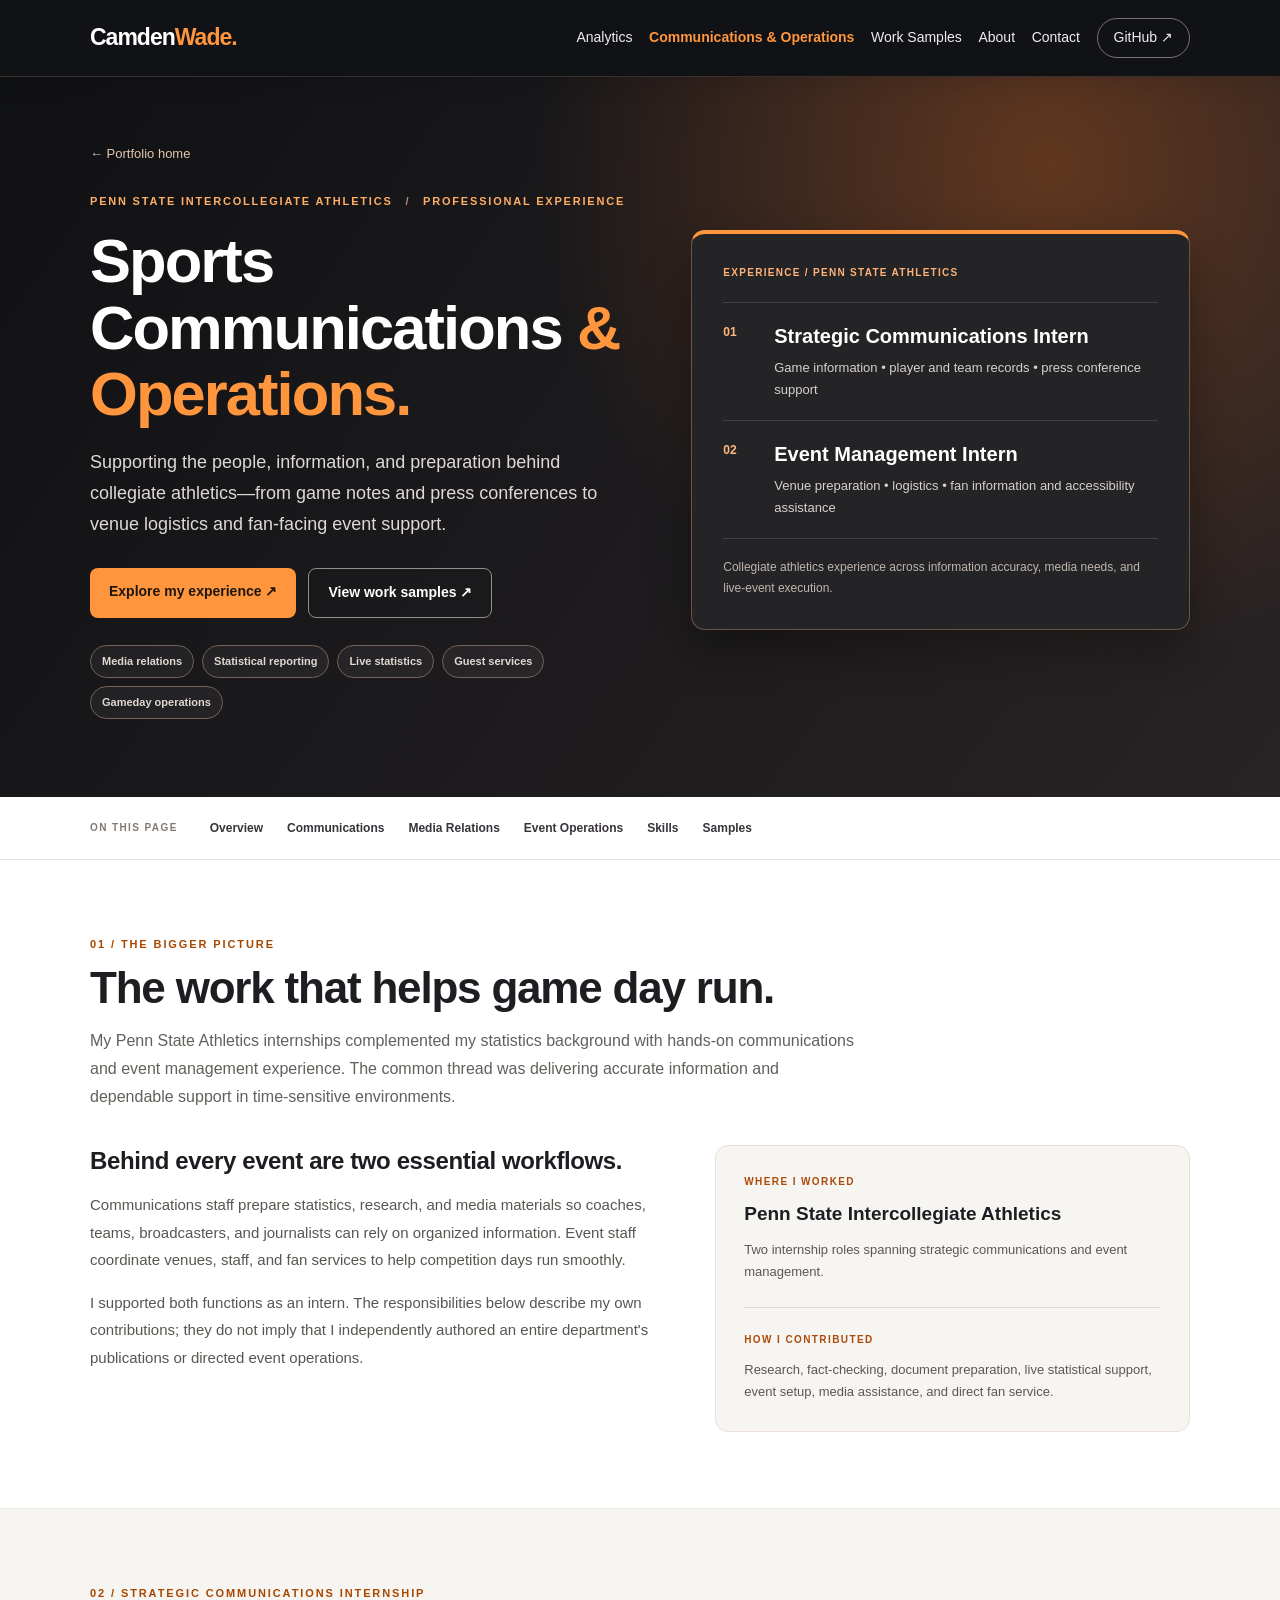
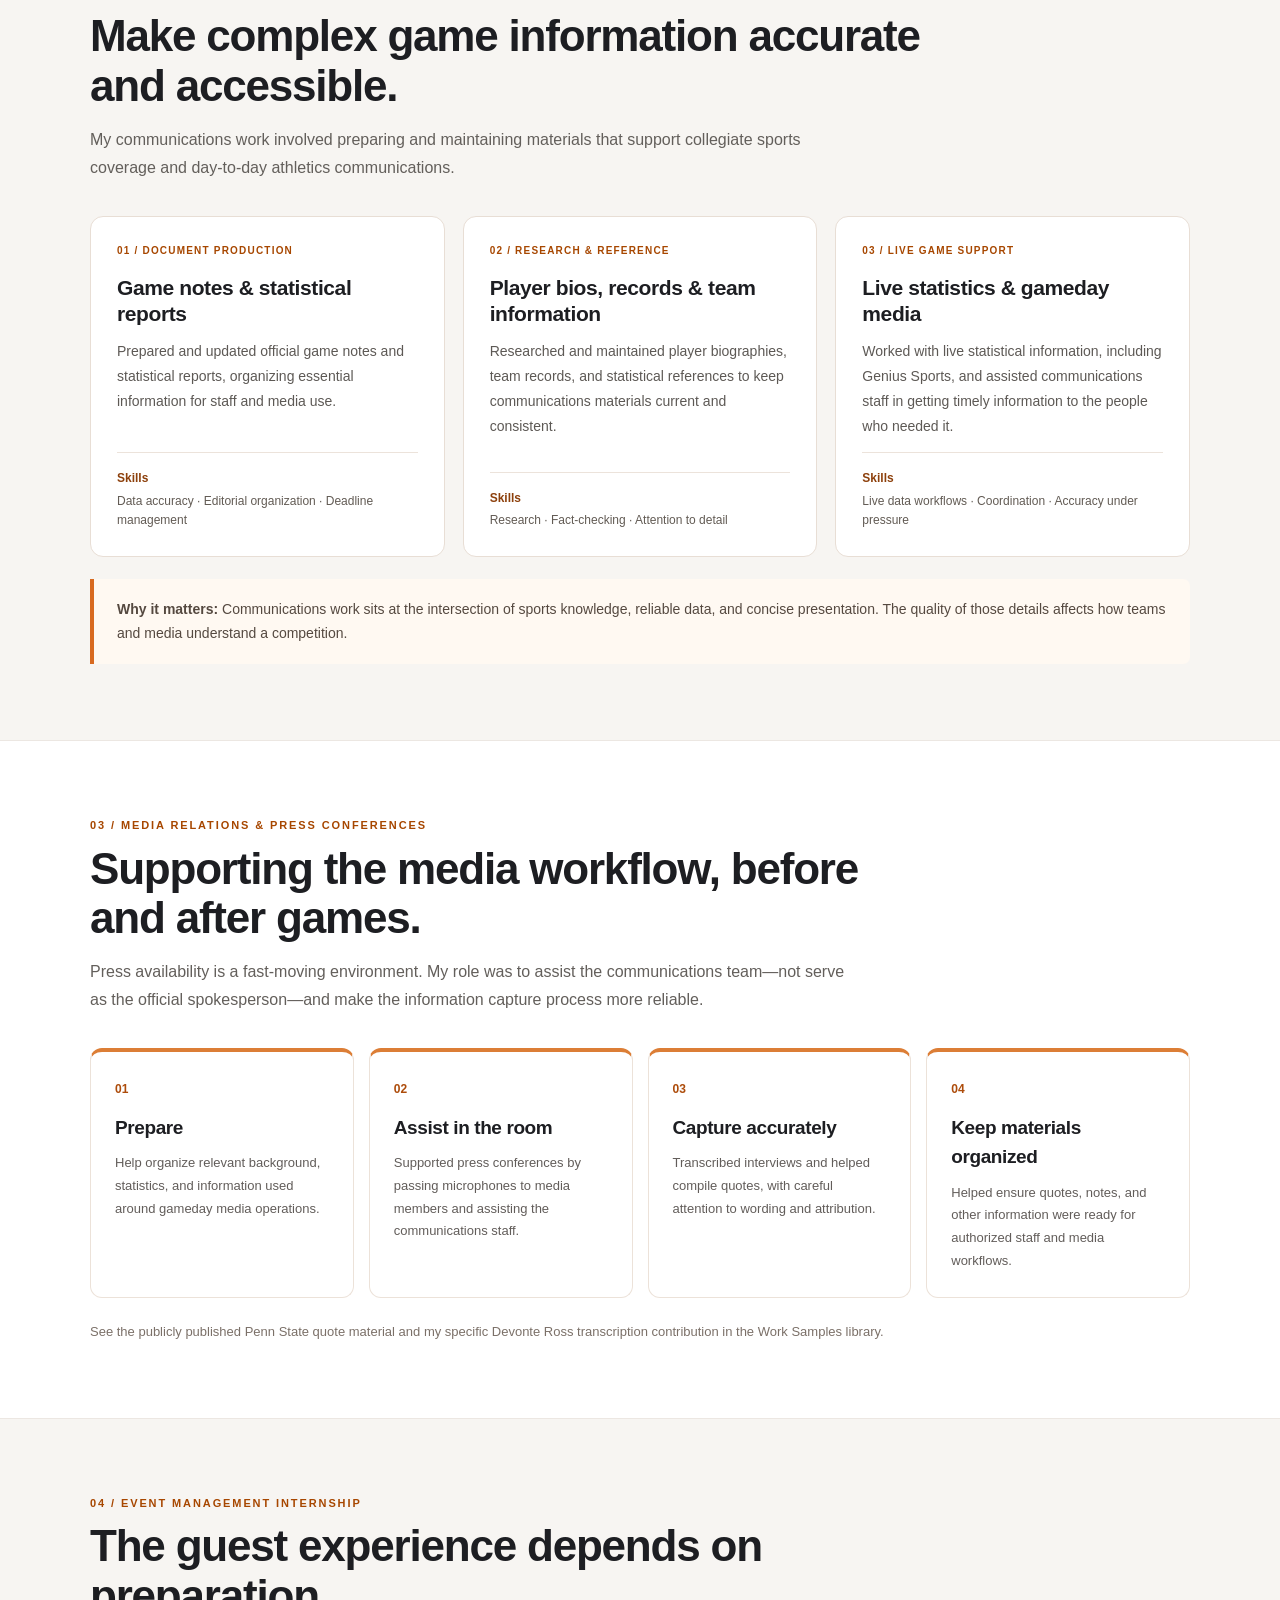
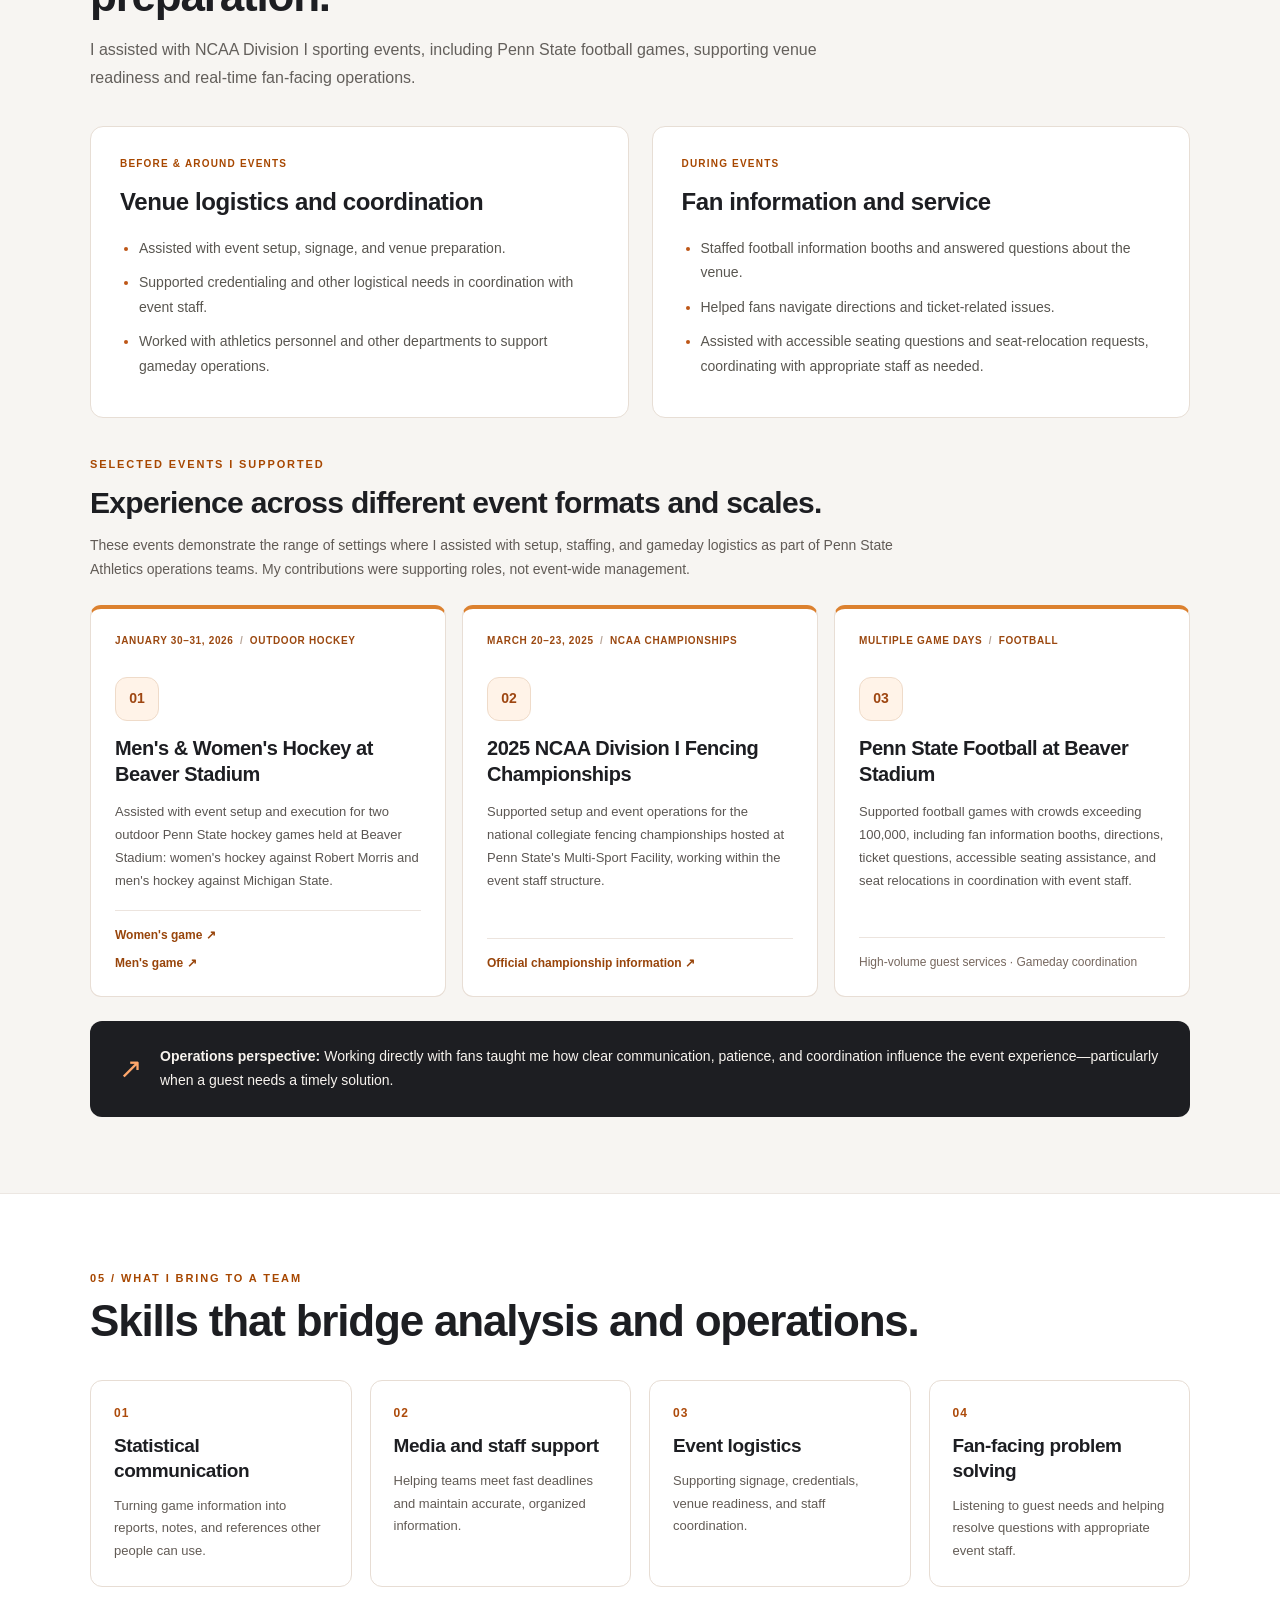
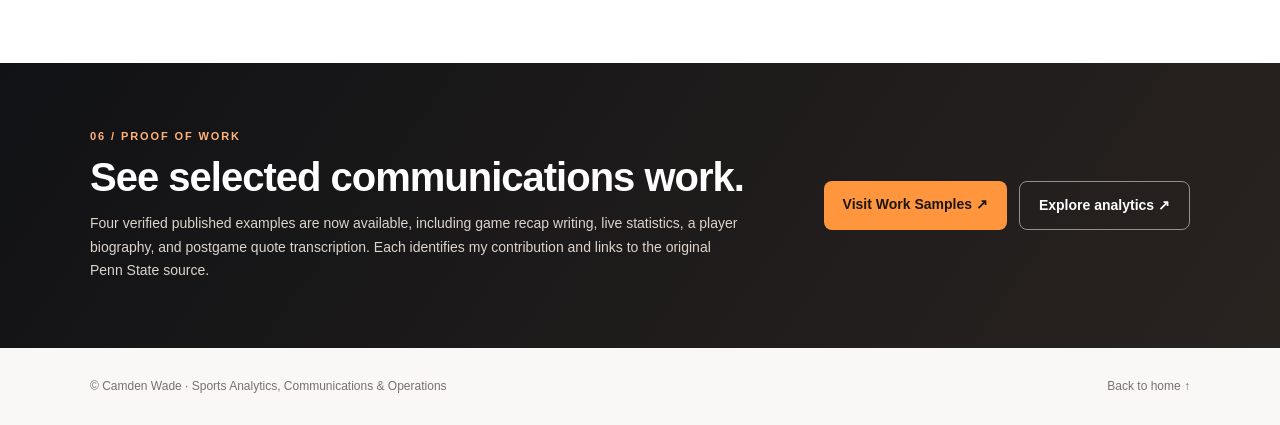
<file: communications-operations.html>
<!doctype html><html lang="en"><head><meta charset="utf-8"><meta name="viewport" content="width=device-width,initial-scale=1"><meta name="description" content="Explore Camden Wade's work with Penn State Intercollegiate Athletics in strategic communications, statistical reporting, media relations, event operations, and guest services."><meta name="theme-color" content="#111215"><title>Sports Communications &amp; Event Operations | Camden Wade</title><link rel="stylesheet" href="assets/style.css?v=work-samples-20261118"></head><body><header class="site-header"><div class="wrap nav"><a class="brand" href="index.html">Camden<span>Wade.</span></a><nav aria-label="Main navigation"><a href="index.html#projects">Analytics</a><a href="communications-operations.html" aria-current="page">Communications &amp; Operations</a><a href="work-samples.html">Work Samples</a><a href="index.html#about">About</a><a href="index.html#contact">Contact</a><a class="nav-github" href="https://github.com/CamdenWade" target="_blank" rel="noopener noreferrer">GitHub ↗</a></nav></div></header>
<main id="main-content">
<section class="study-hero career-detail-hero"><div class="wrap career-hero-grid">
 <div class="career-hero-copy"><a class="back" href="index.html">← Portfolio home</a><p class="study-hero-eyebrow">PENN STATE INTERCOLLEGIATE ATHLETICS <span aria-hidden="true">/</span> PROFESSIONAL EXPERIENCE</p><h1>Sports Communications <span>&amp; Operations.</span></h1><p class="study-deck">Supporting the people, information, and preparation behind collegiate athletics—from game notes and press conferences to venue logistics and fan-facing event support.</p><div class="actions"><a class="btn primary" href="#experience">Explore my experience ↗</a><a class="btn outlined" href="work-samples.html">View work samples ↗</a></div><div class="study-hero-tags"><span>Media relations</span><span>Statistical reporting</span><span>Live statistics</span><span>Guest services</span><span>Gameday operations</span></div></div>
 <aside class="career-hero-panel" aria-label="Penn State Athletics internship roles"><p class="career-panel-kicker">EXPERIENCE / PENN STATE ATHLETICS</p><div class="career-hero-role"><span>01</span><div><strong>Strategic Communications Intern</strong><p>Game information • player and team records • press conference support</p></div></div><div class="career-hero-role"><span>02</span><div><strong>Event Management Intern</strong><p>Venue preparation • logistics • fan information and accessibility assistance</p></div></div><div class="career-panel-footer">Collegiate athletics experience across information accuracy, media needs, and live-event execution.</div></aside>
</div></section>
<nav class="study-contents" aria-label="On this page"><div class="wrap study-contents-inner"><span class="study-contents-label">ON THIS PAGE</span><a href="#overview">Overview</a><a href="#experience">Communications</a><a href="#media-relations">Media Relations</a><a href="#event-operations">Event Operations</a><a href="#transferable-skills">Skills</a><a href="#work-samples">Samples</a></div></nav>
<section class="study-section" id="overview" aria-labelledby="overview-heading"><div class="wrap"><div class="study-heading"><p class="study-kicker">01 / THE BIGGER PICTURE</p><h2 id="overview-heading">The work that helps game day run.</h2><p>My Penn State Athletics internships complemented my statistics background with hands-on communications and event management experience. The common thread was delivering accurate information and dependable support in time-sensitive environments.</p></div><div class="career-intro-grid"><div class="career-overview-copy"><h3>Behind every event are two essential workflows.</h3><p>Communications staff prepare statistics, research, and media materials so coaches, teams, broadcasters, and journalists can rely on organized information. Event staff coordinate venues, staff, and fan services to help competition days run smoothly.</p><p>I supported both functions as an intern. The responsibilities below describe my own contributions; they do not imply that I independently authored an entire department's publications or directed event operations.</p></div><div class="career-context"><span class="career-context-label">WHERE I WORKED</span><strong>Penn State Intercollegiate Athletics</strong><p>Two internship roles spanning strategic communications and event management.</p><span class="career-context-rule"></span><span class="career-context-label">HOW I CONTRIBUTED</span><p>Research, fact-checking, document preparation, live statistical support, event setup, media assistance, and direct fan service.</p></div></div></div></section>
<section class="study-section study-section-soft" id="experience" aria-labelledby="communications-heading"><div class="wrap"><div class="study-heading"><p class="study-kicker">02 / STRATEGIC COMMUNICATIONS INTERNSHIP</p><h2 id="communications-heading">Make complex game information accurate and accessible.</h2><p>My communications work involved preparing and maintaining materials that support collegiate sports coverage and day-to-day athletics communications.</p></div><div class="career-work-grid">
<article class="career-work-card"><span class="career-work-count">01 / DOCUMENT PRODUCTION</span><h3>Game notes &amp; statistical reports</h3><p>Prepared and updated official game notes and statistical reports, organizing essential information for staff and media use.</p><div class="career-work-skill"><span>Skills</span>Data accuracy · Editorial organization · Deadline management</div></article>
<article class="career-work-card"><span class="career-work-count">02 / RESEARCH &amp; REFERENCE</span><h3>Player bios, records &amp; team information</h3><p>Researched and maintained player biographies, team records, and statistical references to keep communications materials current and consistent.</p><div class="career-work-skill"><span>Skills</span>Research · Fact-checking · Attention to detail</div></article>
<article class="career-work-card"><span class="career-work-count">03 / LIVE GAME SUPPORT</span><h3>Live statistics &amp; gameday media</h3><p>Worked with live statistical information, including Genius Sports, and assisted communications staff in getting timely information to the people who needed it.</p><div class="career-work-skill"><span>Skills</span>Live data workflows · Coordination · Accuracy under pressure</div></article>
</div><div class="career-feature-note"><strong>Why it matters:</strong> Communications work sits at the intersection of sports knowledge, reliable data, and concise presentation. The quality of those details affects how teams and media understand a competition.</div></div></section>
<section class="study-section" id="media-relations" aria-labelledby="media-relations-heading"><div class="wrap"><div class="study-heading"><p class="study-kicker">03 / MEDIA RELATIONS &amp; PRESS CONFERENCES</p><h2 id="media-relations-heading">Supporting the media workflow, before and after games.</h2><p>Press availability is a fast-moving environment. My role was to assist the communications team—not serve as the official spokesperson—and make the information capture process more reliable.</p></div><div class="career-timeline">
<div class="career-timeline-step"><span>01</span><div><h3>Prepare</h3><p>Help organize relevant background, statistics, and information used around gameday media operations.</p></div></div>
<div class="career-timeline-step"><span>02</span><div><h3>Assist in the room</h3><p>Supported press conferences by passing microphones to media members and assisting the communications staff.</p></div></div>
<div class="career-timeline-step"><span>03</span><div><h3>Capture accurately</h3><p>Transcribed interviews and helped compile quotes, with careful attention to wording and attribution.</p></div></div>
<div class="career-timeline-step"><span>04</span><div><h3>Keep materials organized</h3><p>Helped ensure quotes, notes, and other information were ready for authorized staff and media workflows.</p></div></div>
</div><p class="career-source-note">See the publicly published Penn State quote material and my specific Devonte Ross transcription contribution in the Work Samples library.</p></div></section>
<section class="study-section study-section-soft" id="event-operations" aria-labelledby="event-operations-heading"><div class="wrap"><div class="study-heading"><p class="study-kicker">04 / EVENT MANAGEMENT INTERNSHIP</p><h2 id="event-operations-heading">The guest experience depends on preparation.</h2><p>I assisted with NCAA Division I sporting events, including Penn State football games, supporting venue readiness and real-time fan-facing operations.</p></div><div class="career-ops-grid">
<article class="career-ops-card"><div class="career-ops-label">BEFORE &amp; AROUND EVENTS</div><h3>Venue logistics and coordination</h3><ul><li>Assisted with event setup, signage, and venue preparation.</li><li>Supported credentialing and other logistical needs in coordination with event staff.</li><li>Worked with athletics personnel and other departments to support gameday operations.</li></ul></article>
<article class="career-ops-card"><div class="career-ops-label">DURING EVENTS</div><h3>Fan information and service</h3><ul><li>Staffed football information booths and answered questions about the venue.</li><li>Helped fans navigate directions and ticket-related issues.</li><li>Assisted with accessible seating questions and seat-relocation requests, coordinating with appropriate staff as needed.</li></ul></article>
</div>
<div class="career-event-highlights" aria-labelledby="career-event-highlights-heading">
 <div class="career-event-intro"><p class="study-kicker">SELECTED EVENTS I SUPPORTED</p><h3 id="career-event-highlights-heading">Experience across different event formats and scales.</h3><p>These events demonstrate the range of settings where I assisted with setup, staffing, and gameday logistics as part of Penn State Athletics operations teams. My contributions were supporting roles, not event-wide management.</p></div>
 <div class="career-events-grid">
 <article class="career-event-card"><div class="career-event-label">JANUARY 30–31, 2026 <span aria-hidden="true">/</span> OUTDOOR HOCKEY</div><div class="career-event-mark" aria-hidden="true">01</div><h4>Men's &amp; Women's Hockey at Beaver Stadium</h4><p>Assisted with event setup and execution for two outdoor Penn State hockey games held at Beaver Stadium: women's hockey against Robert Morris and men's hockey against Michigan State.</p><div class="career-event-links"><a href="https://gopsusports.com/news/2026/01/30/no-4-nittany-lions-shutout-robert-morris-in-historic-game-at-beaver-stadium" target="_blank" rel="noopener noreferrer">Women's game ↗</a><a href="https://gopsusports.com/news/2026/01/31/no-5-mens-hockey-falls-to-no-2-michigan-state-5-4-in-ot-thriller-at-beaver-stadium" target="_blank" rel="noopener noreferrer">Men's game ↗</a></div></article>
 <article class="career-event-card"><div class="career-event-label">MARCH 20–23, 2025 <span aria-hidden="true">/</span> NCAA CHAMPIONSHIPS</div><div class="career-event-mark" aria-hidden="true">02</div><h4>2025 NCAA Division I Fencing Championships</h4><p>Supported setup and event operations for the national collegiate fencing championships hosted at Penn State's Multi-Sport Facility, working within the event staff structure.</p><div class="career-event-links"><a href="https://gopsusports.com/news/2025/03/06/2025-ncaa-fencing-championships" target="_blank" rel="noopener noreferrer">Official championship information ↗</a></div></article>
 <article class="career-event-card"><div class="career-event-label">MULTIPLE GAME DAYS <span aria-hidden="true">/</span> FOOTBALL</div><div class="career-event-mark" aria-hidden="true">03</div><h4>Penn State Football at Beaver Stadium</h4><p>Supported football games with crowds exceeding 100,000, including fan information booths, directions, ticket questions, accessible seating assistance, and seat relocations in coordination with event staff.</p><div class="career-event-links"><span>High-volume guest services · Gameday coordination</span></div></article>
 </div>
</div><div class="career-ops-takeaway"><span class="career-ops-mark" aria-hidden="true">↗</span><p><strong>Operations perspective:</strong> Working directly with fans taught me how clear communication, patience, and coordination influence the event experience—particularly when a guest needs a timely solution.</p></div></div></section>
<section class="study-section" id="transferable-skills" aria-labelledby="transferable-skills-heading"><div class="wrap"><div class="study-heading"><p class="study-kicker">05 / WHAT I BRING TO A TEAM</p><h2 id="transferable-skills-heading">Skills that bridge analysis and operations.</h2></div><div class="career-skill-grid"><article><span>01</span><h3>Statistical communication</h3><p>Turning game information into reports, notes, and references other people can use.</p></article><article><span>02</span><h3>Media and staff support</h3><p>Helping teams meet fast deadlines and maintain accurate, organized information.</p></article><article><span>03</span><h3>Event logistics</h3><p>Supporting signage, credentials, venue readiness, and staff coordination.</p></article><article><span>04</span><h3>Fan-facing problem solving</h3><p>Listening to guest needs and helping resolve questions with appropriate event staff.</p></article></div></div></section>
<section class="career-samples-cta" id="work-samples" aria-labelledby="work-samples-heading"><div class="wrap career-samples-cta-inner"><div><p class="study-kicker">06 / PROOF OF WORK</p><h2 id="work-samples-heading">See selected communications work.</h2><p>Four verified published examples are now available, including game recap writing, live statistics, a player biography, and postgame quote transcription. Each identifies my contribution and links to the original Penn State source.</p></div><div class="actions"><a class="btn primary" href="work-samples.html">Visit Work Samples ↗</a><a class="btn outlined" href="index.html#projects">Explore analytics ↗</a></div></div></section>
</main><footer><div class="wrap foot-inner"><span>© Camden Wade · Sports Analytics, Communications &amp; Operations</span><a href="index.html">Back to home ↑</a></div></footer></body></html>
</file>
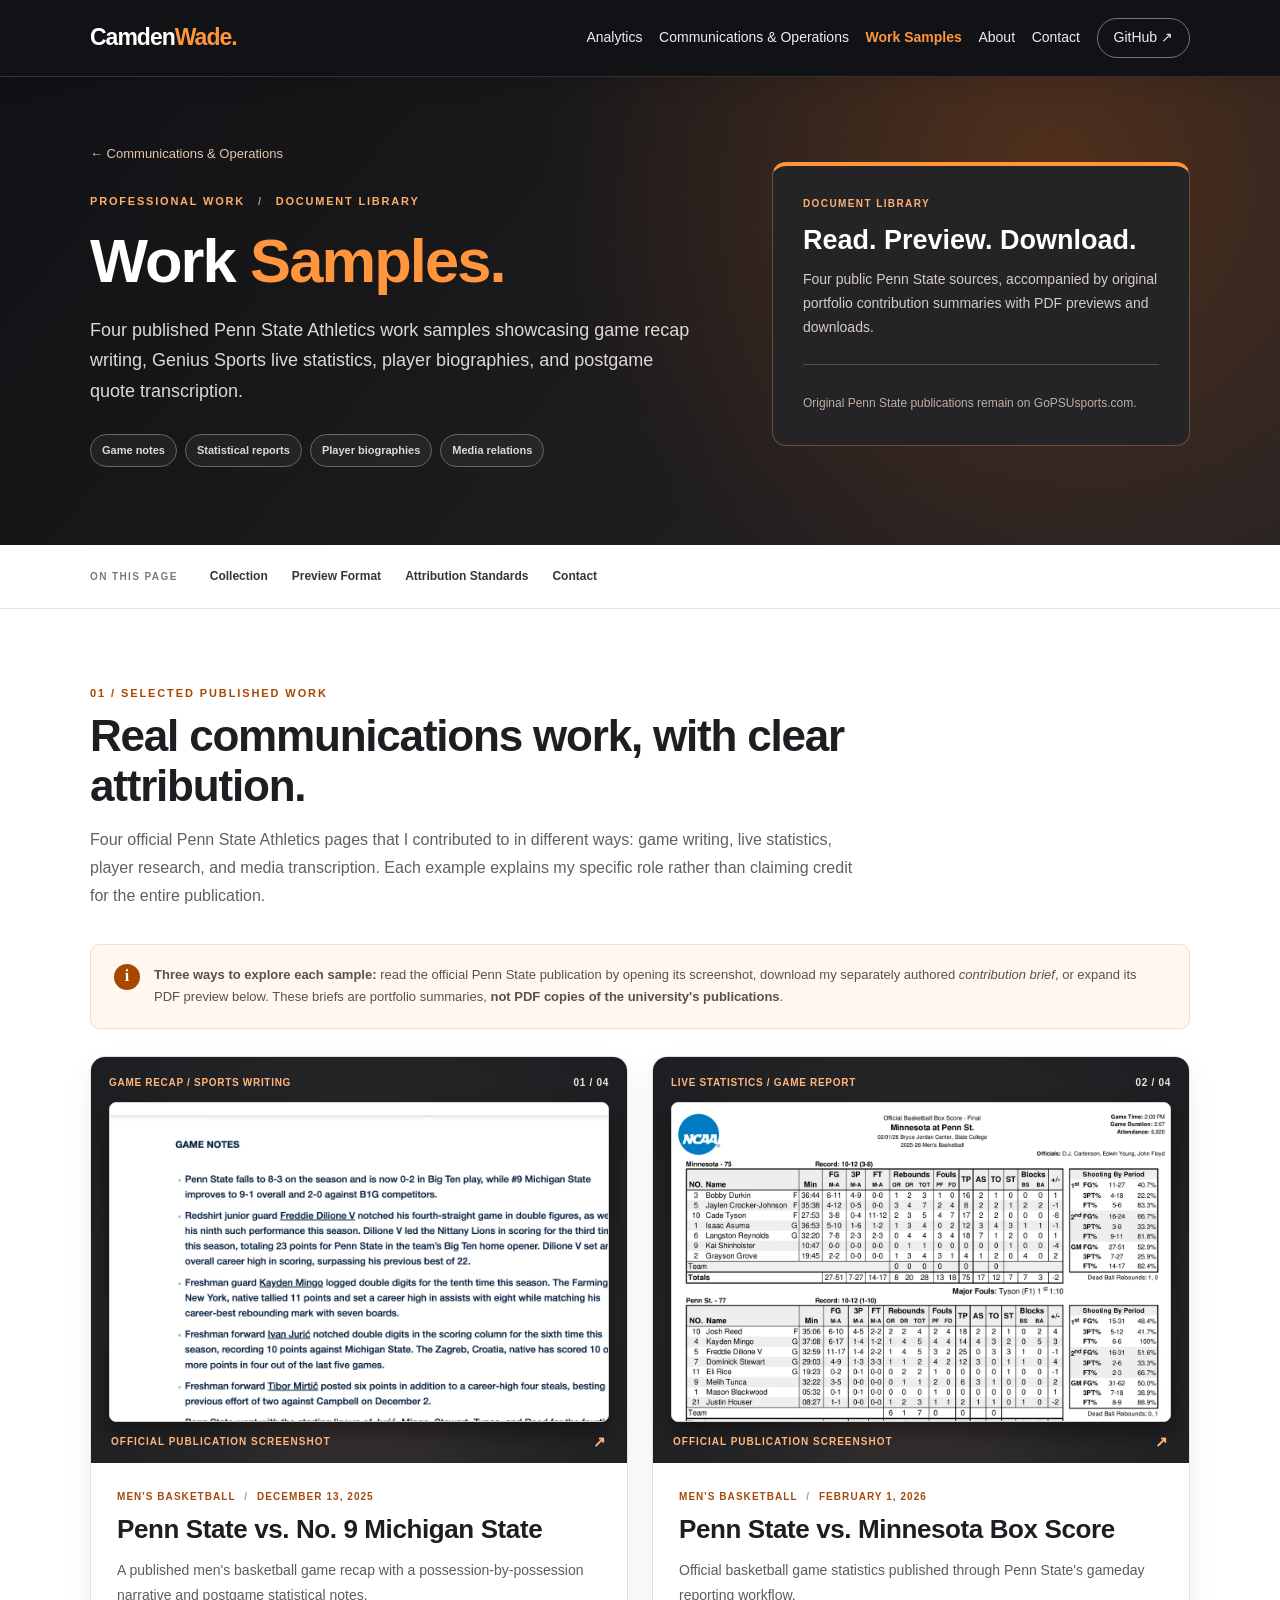
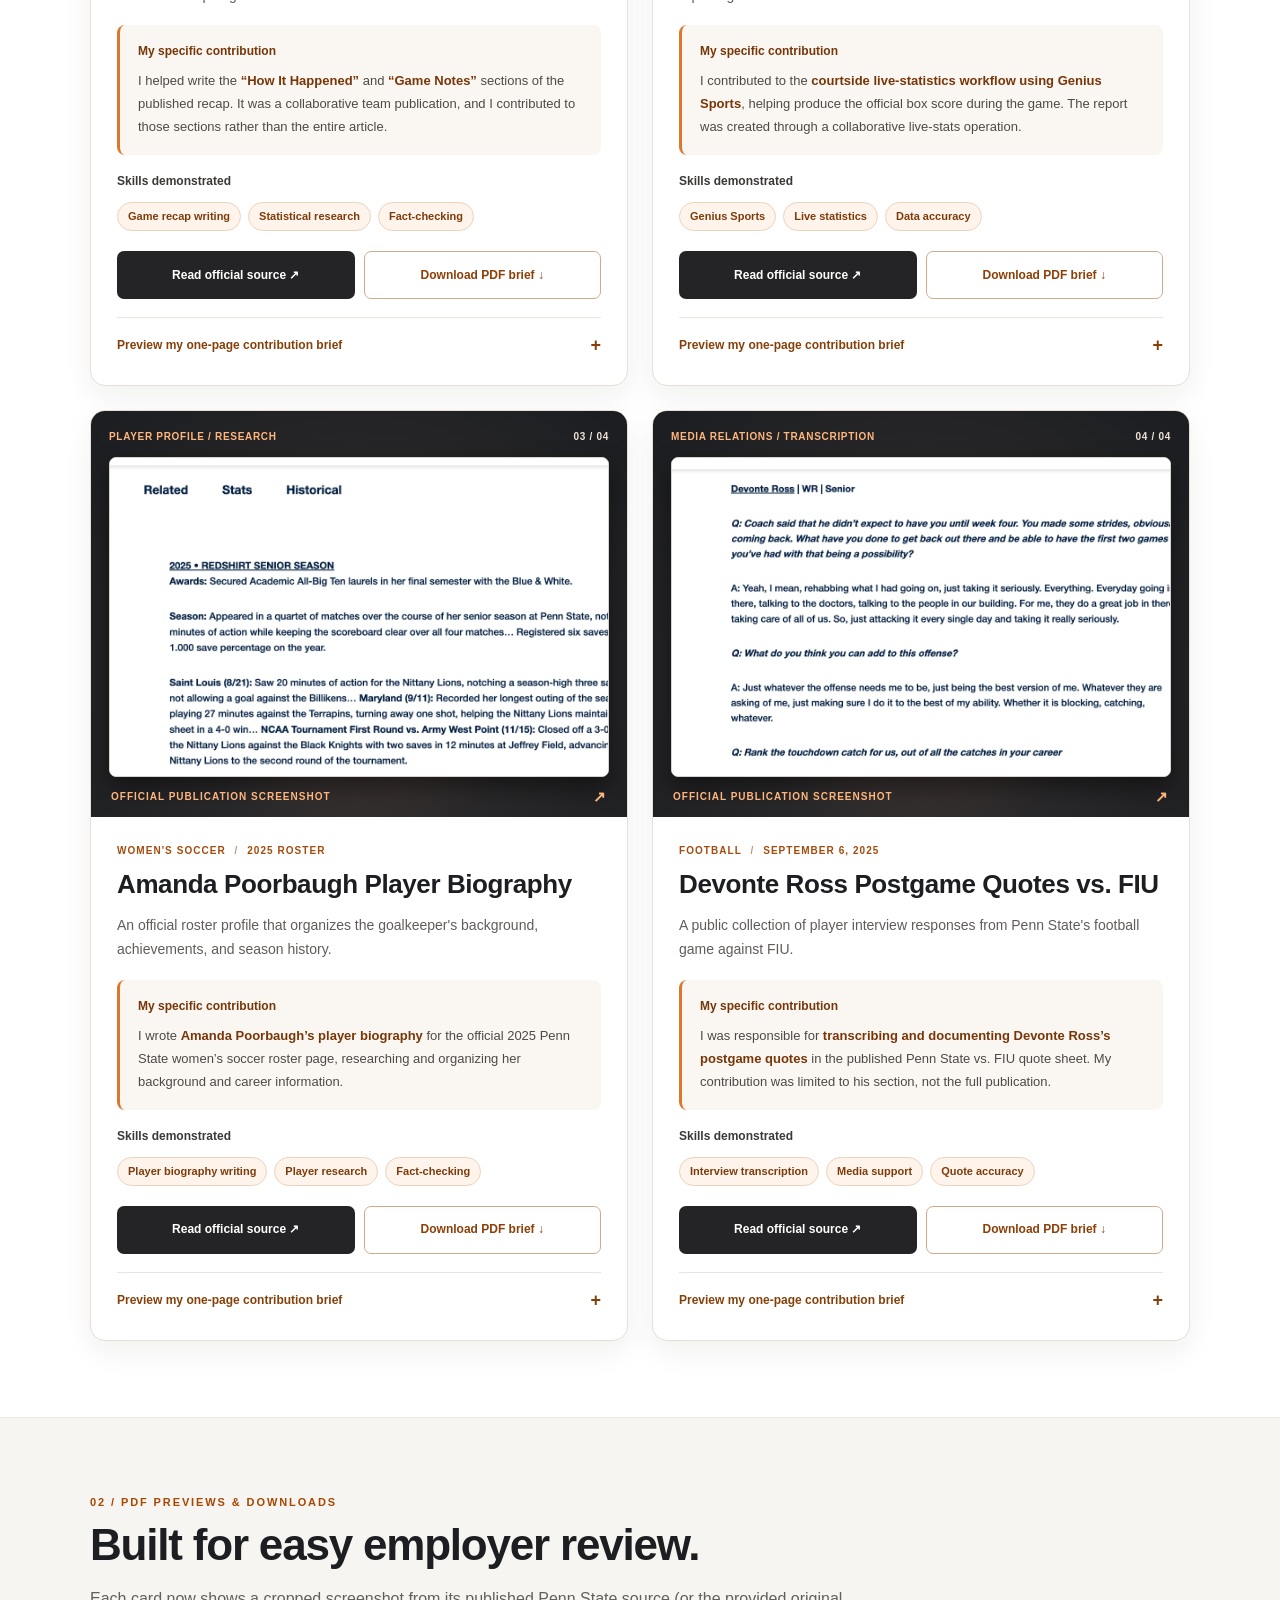
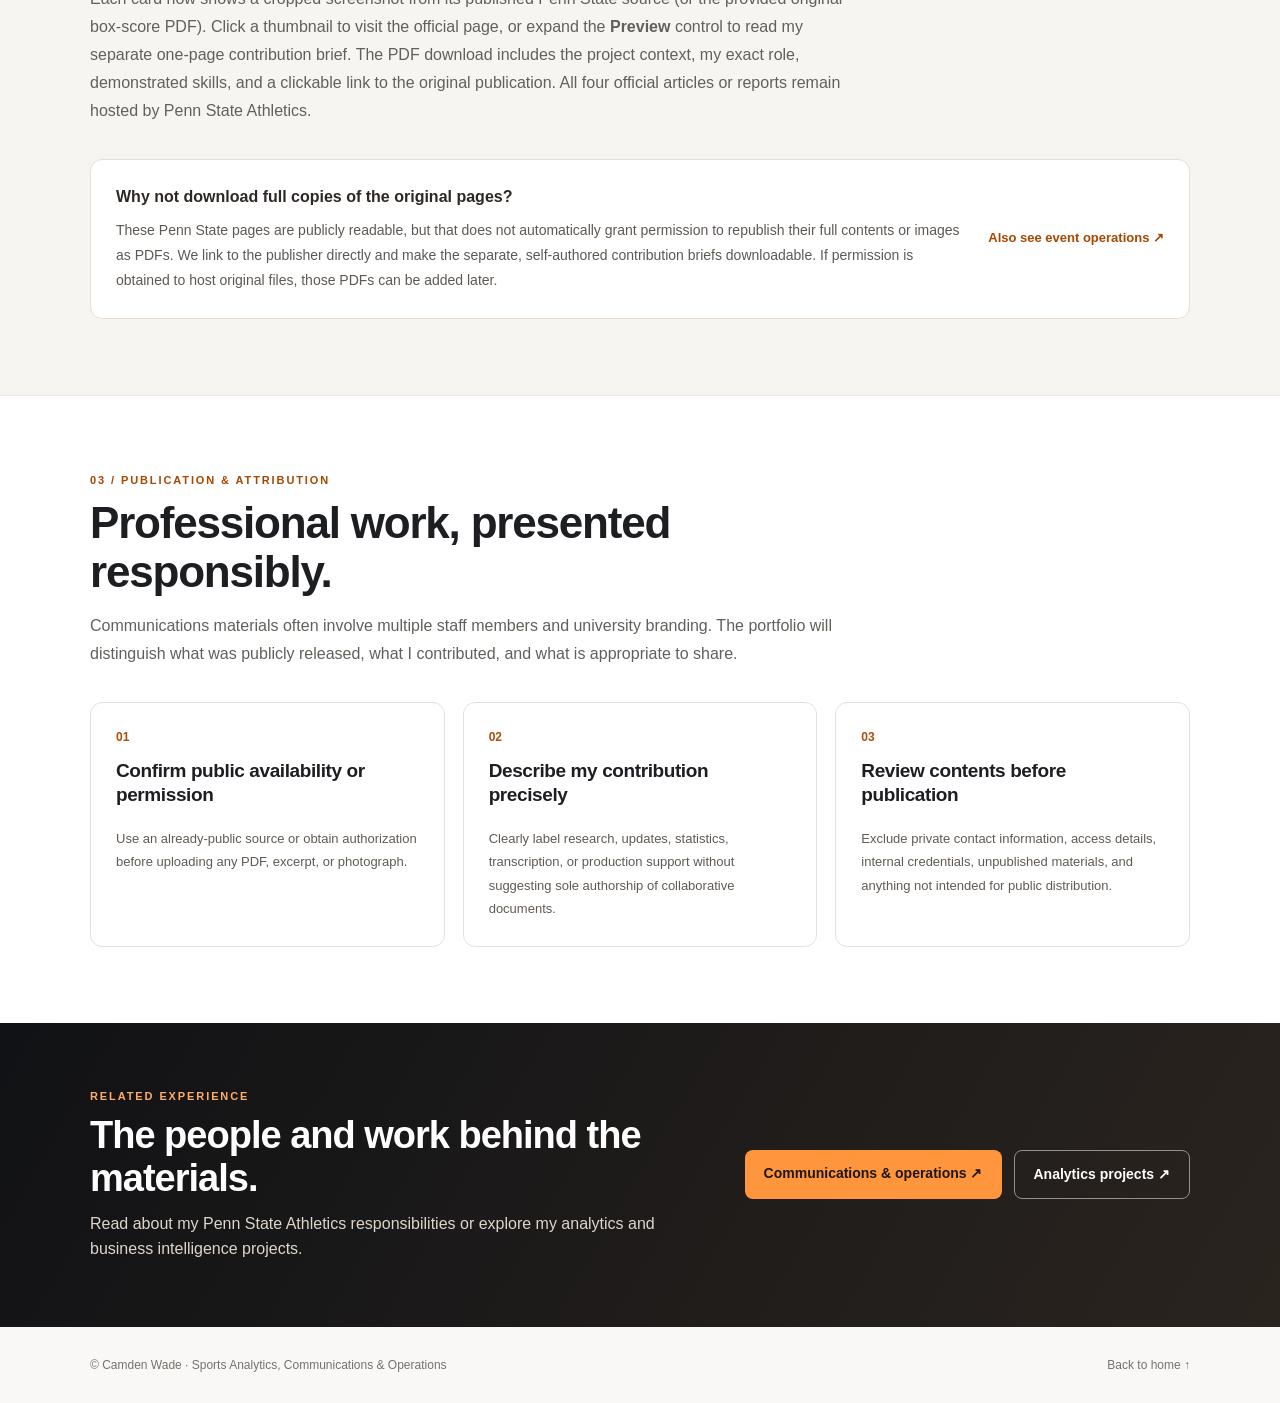
<file: work-samples.html>
<!doctype html><html lang="en"><head><meta charset="utf-8"><meta name="viewport" content="width=device-width,initial-scale=1"><meta name="description" content="A curated library for Camden Wade's approved Penn State Athletics communications samples, including game notes, statistical reports, player biographies, media materials, PDF previews, and downloads."><meta name="theme-color" content="#111215"><title>Sports Communications Work Samples | Camden Wade</title><link rel="stylesheet" href="assets/style.css?v=source-image-fix-20261118"></head><body><header class="site-header"><div class="wrap nav"><a class="brand" href="index.html">Camden<span>Wade.</span></a><nav aria-label="Main navigation"><a href="index.html#projects">Analytics</a><a href="communications-operations.html">Communications &amp; Operations</a><a href="work-samples.html" aria-current="page">Work Samples</a><a href="index.html#about">About</a><a href="index.html#contact">Contact</a><a class="nav-github" href="https://github.com/CamdenWade" target="_blank" rel="noopener noreferrer">GitHub ↗</a></nav></div></header>
<main id="main-content">
<section class="study-hero samples-hero"><div class="wrap samples-hero-grid"><div><a class="back" href="communications-operations.html">← Communications &amp; Operations</a><p class="study-hero-eyebrow">PROFESSIONAL WORK <span aria-hidden="true">/</span> DOCUMENT LIBRARY</p><h1>Work <span>Samples.</span></h1><p class="study-deck">Four published Penn State Athletics work samples showcasing game recap writing, Genius Sports live statistics, player biographies, and postgame quote transcription.</p><div class="study-hero-tags"><span>Game notes</span><span>Statistical reports</span><span>Player biographies</span><span>Media relations</span></div></div><aside class="samples-hero-side"><p>DOCUMENT LIBRARY</p><strong>Read. Preview. Download.</strong><span>Four public Penn State sources, accompanied by original portfolio contribution summaries with PDF previews and downloads.</span><div class="samples-hero-rule"></div><small>Original Penn State publications remain on GoPSUsports.com.</small></aside></div></section>
<nav class="study-contents" aria-label="On this page"><div class="wrap study-contents-inner"><span class="study-contents-label">ON THIS PAGE</span><a href="#collection">Collection</a><a href="#preview">Preview Format</a><a href="#publication">Attribution Standards</a><a href="#contact">Contact</a></div></nav>
<section class="study-section" id="collection" aria-labelledby="collection-heading"><div class="wrap">
<div class="study-heading"><p class="study-kicker">01 / SELECTED PUBLISHED WORK</p><h2 id="collection-heading">Real communications work, with clear attribution.</h2><p>Four official Penn State Athletics pages that I contributed to in different ways: game writing, live statistics, player research, and media transcription. Each example explains my specific role rather than claiming credit for the entire publication.</p></div>
<div class="published-work-intro"><span class="published-work-intro-icon" aria-hidden="true">i</span><p><strong>Three ways to explore each sample:</strong> read the official Penn State publication by opening its screenshot, download my separately authored <em>contribution brief</em>, or expand its PDF preview below. These briefs are portfolio summaries, <strong>not PDF copies of the university's publications</strong>.</p></div>
<div class="published-work-grid"><article class="published-work-card" id="basketball-recap">
 <a class="published-work-thumbnail" href="https://gopsusports.com/news/2025/12/13/nittany-lions-battle-drop-hard-fought-76-72-game-to-no-9-michigan-state" target="_blank" rel="noopener noreferrer" aria-label="View official Penn State publication: Penn State vs. No. 9 Michigan State"><span class="published-work-thumbnail-top"><span>GAME RECAP / SPORTS WRITING</span><span>01 / 04</span></span><span class="published-work-source-frame"><img class="published-work-source-image" src="assets/work-samples/recap-source.webp" alt="Close-up screenshot of the published Penn State basketball Game Notes section, with readable statistical bullet points" loading="lazy" decoding="async"></span><span class="published-work-thumbnail-bottom">OFFICIAL PUBLICATION SCREENSHOT <span aria-hidden="true">↗</span></span></a>
 <div class="published-work-body"><p class="published-work-kicker">MEN'S BASKETBALL <span aria-hidden="true">/</span> DECEMBER 13, 2025</p><h3>Penn State vs. No. 9 Michigan State</h3><p class="published-work-description">A published men's basketball game recap with a possession-by-possession narrative and postgame statistical notes.</p><div class="published-work-contribution"><strong>My specific contribution</strong><p>I helped write the <strong>“How It Happened”</strong> and <strong>“Game Notes”</strong> sections of the published recap. It was a collaborative team publication, and I contributed to those sections rather than the entire article.</p></div><div class="published-work-skills"><strong>Skills demonstrated</strong><ul class="published-work-skill-tags"><li>Game recap writing</li><li>Statistical research</li><li>Fact-checking</li></ul></div><div class="published-work-actions"><a class="published-work-primary" href="https://gopsusports.com/news/2025/12/13/nittany-lions-battle-drop-hard-fought-76-72-game-to-no-9-michigan-state" target="_blank" rel="noopener noreferrer">Read official source ↗</a><a class="published-work-secondary" href="assets/work-samples/recap-contribution.pdf" download>Download PDF brief ↓</a></div><details class="published-work-pdf"><summary>Preview my one-page contribution brief <span aria-hidden="true">+</span></summary><div class="published-work-pdf-frame"><object data="assets/work-samples/recap-contribution.pdf#toolbar=0" type="application/pdf" aria-label="PDF contribution brief for Penn State vs. No. 9 Michigan State" width="100%" height="410"><p>PDF preview not supported in this browser. <a href="assets/work-samples/recap-contribution.pdf" target="_blank" rel="noopener noreferrer">Open the contribution brief</a>.</p></object></div></details></div>
</article>
<article class="published-work-card" id="basketball-box-score">
 <a class="published-work-thumbnail" href="https://gopsusports.com/boxscore/18364" target="_blank" rel="noopener noreferrer" aria-label="View official Penn State publication: Penn State vs. Minnesota Box Score"><span class="published-work-thumbnail-top"><span>LIVE STATISTICS / GAME REPORT</span><span>02 / 04</span></span><span class="published-work-source-frame"><img class="published-work-source-image" src="assets/work-samples/boxscore-source.webp" alt="Sharp screenshot of the official Penn State versus Minnesota basketball box score and player statistics" loading="lazy" decoding="async"></span><span class="published-work-thumbnail-bottom">OFFICIAL PUBLICATION SCREENSHOT <span aria-hidden="true">↗</span></span></a>
 <div class="published-work-body"><p class="published-work-kicker">MEN'S BASKETBALL <span aria-hidden="true">/</span> FEBRUARY 1, 2026</p><h3>Penn State vs. Minnesota Box Score</h3><p class="published-work-description">Official basketball game statistics published through Penn State's gameday reporting workflow.</p><div class="published-work-contribution"><strong>My specific contribution</strong><p>I contributed to the <strong>courtside live-statistics workflow using Genius Sports</strong>, helping produce the official box score during the game. The report was created through a collaborative live-stats operation.</p></div><div class="published-work-skills"><strong>Skills demonstrated</strong><ul class="published-work-skill-tags"><li>Genius Sports</li><li>Live statistics</li><li>Data accuracy</li></ul></div><div class="published-work-actions"><a class="published-work-primary" href="https://gopsusports.com/boxscore/18364" target="_blank" rel="noopener noreferrer">Read official source ↗</a><a class="published-work-secondary" href="assets/work-samples/box-score-contribution.pdf" download>Download PDF brief ↓</a></div><details class="published-work-pdf"><summary>Preview my one-page contribution brief <span aria-hidden="true">+</span></summary><div class="published-work-pdf-frame"><object data="assets/work-samples/box-score-contribution.pdf#toolbar=0" type="application/pdf" aria-label="PDF contribution brief for Penn State vs. Minnesota Box Score" width="100%" height="410"><p>PDF preview not supported in this browser. <a href="assets/work-samples/box-score-contribution.pdf" target="_blank" rel="noopener noreferrer">Open the contribution brief</a>.</p></object></div></details></div>
</article>
<article class="published-work-card" id="soccer-player-bio">
 <a class="published-work-thumbnail" href="https://gopsusports.com/sports/womens-soccer/roster/season/2025/player/amanda-poorbaugh" target="_blank" rel="noopener noreferrer" aria-label="View official Penn State publication: Amanda Poorbaugh Player Biography"><span class="published-work-thumbnail-top"><span>PLAYER PROFILE / RESEARCH</span><span>03 / 04</span></span><span class="published-work-source-frame"><img class="published-work-source-image" src="assets/work-samples/bio-source.webp" alt="Screenshot of Amanda Poorbaugh’s official 2025 Penn State women’s soccer player biography" loading="lazy" decoding="async"></span><span class="published-work-thumbnail-bottom">OFFICIAL PUBLICATION SCREENSHOT <span aria-hidden="true">↗</span></span></a>
 <div class="published-work-body"><p class="published-work-kicker">WOMEN'S SOCCER <span aria-hidden="true">/</span> 2025 ROSTER</p><h3>Amanda Poorbaugh Player Biography</h3><p class="published-work-description">An official roster profile that organizes the goalkeeper's background, achievements, and season history.</p><div class="published-work-contribution"><strong>My specific contribution</strong><p>I wrote <strong>Amanda Poorbaugh’s player biography</strong> for the official 2025 Penn State women’s soccer roster page, researching and organizing her background and career information.</p></div><div class="published-work-skills"><strong>Skills demonstrated</strong><ul class="published-work-skill-tags"><li>Player biography writing</li><li>Player research</li><li>Fact-checking</li></ul></div><div class="published-work-actions"><a class="published-work-primary" href="https://gopsusports.com/sports/womens-soccer/roster/season/2025/player/amanda-poorbaugh" target="_blank" rel="noopener noreferrer">Read official source ↗</a><a class="published-work-secondary" href="assets/work-samples/player-bio-contribution.pdf" download>Download PDF brief ↓</a></div><details class="published-work-pdf"><summary>Preview my one-page contribution brief <span aria-hidden="true">+</span></summary><div class="published-work-pdf-frame"><object data="assets/work-samples/player-bio-contribution.pdf#toolbar=0" type="application/pdf" aria-label="PDF contribution brief for Amanda Poorbaugh Player Biography" width="100%" height="410"><p>PDF preview not supported in this browser. <a href="assets/work-samples/player-bio-contribution.pdf" target="_blank" rel="noopener noreferrer">Open the contribution brief</a>.</p></object></div></details></div>
</article>
<article class="published-work-card" id="football-quotes">
 <a class="published-work-thumbnail" href="https://gopsusports.com/news/2025/09/06/penn-state-student-athlete-postgame-quotes-vs-fiu" target="_blank" rel="noopener noreferrer" aria-label="View official Penn State publication: Devonte Ross Postgame Quotes vs. FIU"><span class="published-work-thumbnail-top"><span>MEDIA RELATIONS / TRANSCRIPTION</span><span>04 / 04</span></span><span class="published-work-source-frame"><img class="published-work-source-image" src="assets/work-samples/quotes-source.webp" alt="Screenshot of Devonte Ross’s questions and transcribed answers in the Penn State football postgame quote sheet" loading="lazy" decoding="async"></span><span class="published-work-thumbnail-bottom">OFFICIAL PUBLICATION SCREENSHOT <span aria-hidden="true">↗</span></span></a>
 <div class="published-work-body"><p class="published-work-kicker">FOOTBALL <span aria-hidden="true">/</span> SEPTEMBER 6, 2025</p><h3>Devonte Ross Postgame Quotes vs. FIU</h3><p class="published-work-description">A public collection of player interview responses from Penn State's football game against FIU.</p><div class="published-work-contribution"><strong>My specific contribution</strong><p>I was responsible for <strong>transcribing and documenting Devonte Ross’s postgame quotes</strong> in the published Penn State vs. FIU quote sheet. My contribution was limited to his section, not the full publication.</p></div><div class="published-work-skills"><strong>Skills demonstrated</strong><ul class="published-work-skill-tags"><li>Interview transcription</li><li>Media support</li><li>Quote accuracy</li></ul></div><div class="published-work-actions"><a class="published-work-primary" href="https://gopsusports.com/news/2025/09/06/penn-state-student-athlete-postgame-quotes-vs-fiu" target="_blank" rel="noopener noreferrer">Read official source ↗</a><a class="published-work-secondary" href="assets/work-samples/quotes-contribution.pdf" download>Download PDF brief ↓</a></div><details class="published-work-pdf"><summary>Preview my one-page contribution brief <span aria-hidden="true">+</span></summary><div class="published-work-pdf-frame"><object data="assets/work-samples/quotes-contribution.pdf#toolbar=0" type="application/pdf" aria-label="PDF contribution brief for Devonte Ross Postgame Quotes vs. FIU" width="100%" height="410"><p>PDF preview not supported in this browser. <a href="assets/work-samples/quotes-contribution.pdf" target="_blank" rel="noopener noreferrer">Open the contribution brief</a>.</p></object></div></details></div>
</article></div>
</div></section>
<section class="study-section study-section-soft" id="preview" aria-labelledby="preview-heading"><div class="wrap"><div class="study-heading"><p class="study-kicker">02 / PDF PREVIEWS &amp; DOWNLOADS</p><h2 id="preview-heading">Built for easy employer review.</h2><p>Each card now shows a cropped screenshot from its published Penn State source (or the provided original box-score PDF). Click a thumbnail to visit the official page, or expand the <strong>Preview</strong> control to read my separate one-page contribution brief. The PDF download includes the project context, my exact role, demonstrated skills, and a clickable link to the original publication. All four official articles or reports remain hosted by Penn State Athletics.</p></div><div class="published-work-note"><div><strong>Why not download full copies of the original pages?</strong><p>These Penn State pages are publicly readable, but that does not automatically grant permission to republish their full contents or images as PDFs. We link to the publisher directly and make the separate, self-authored contribution briefs downloadable. If permission is obtained to host original files, those PDFs can be added later.</p></div><a class="published-work-note-link" href="communications-operations.html#event-operations">Also see event operations ↗</a></div></div></section>
<section class="study-section" id="publication" aria-labelledby="publication-heading"><div class="wrap"><div class="study-heading"><p class="study-kicker">03 / PUBLICATION &amp; ATTRIBUTION</p><h2 id="publication-heading">Professional work, presented responsibly.</h2><p>Communications materials often involve multiple staff members and university branding. The portfolio will distinguish what was publicly released, what I contributed, and what is appropriate to share.</p></div><div class="samples-review-grid">
<article><span>01</span><h3>Confirm public availability or permission</h3><p>Use an already-public source or obtain authorization before uploading any PDF, excerpt, or photograph.</p></article>
<article><span>02</span><h3>Describe my contribution precisely</h3><p>Clearly label research, updates, statistics, transcription, or production support without suggesting sole authorship of collaborative documents.</p></article>
<article><span>03</span><h3>Review contents before publication</h3><p>Exclude private contact information, access details, internal credentials, unpublished materials, and anything not intended for public distribution.</p></article>
</div></div></section>
<section class="study-cta samples-contact" id="contact" aria-labelledby="samples-contact-heading"><div class="wrap study-cta-inner"><div><p class="study-kicker">RELATED EXPERIENCE</p><h2 id="samples-contact-heading">The people and work behind the materials.</h2><p>Read about my Penn State Athletics responsibilities or explore my analytics and business intelligence projects.</p></div><div class="actions"><a class="btn primary" href="communications-operations.html">Communications &amp; operations ↗</a><a class="btn outlined" href="index.html#projects">Analytics projects ↗</a></div></div></section>
</main><footer><div class="wrap foot-inner"><span>© Camden Wade · Sports Analytics, Communications &amp; Operations</span><a href="index.html">Back to home ↑</a></div></footer></body></html>
</file>
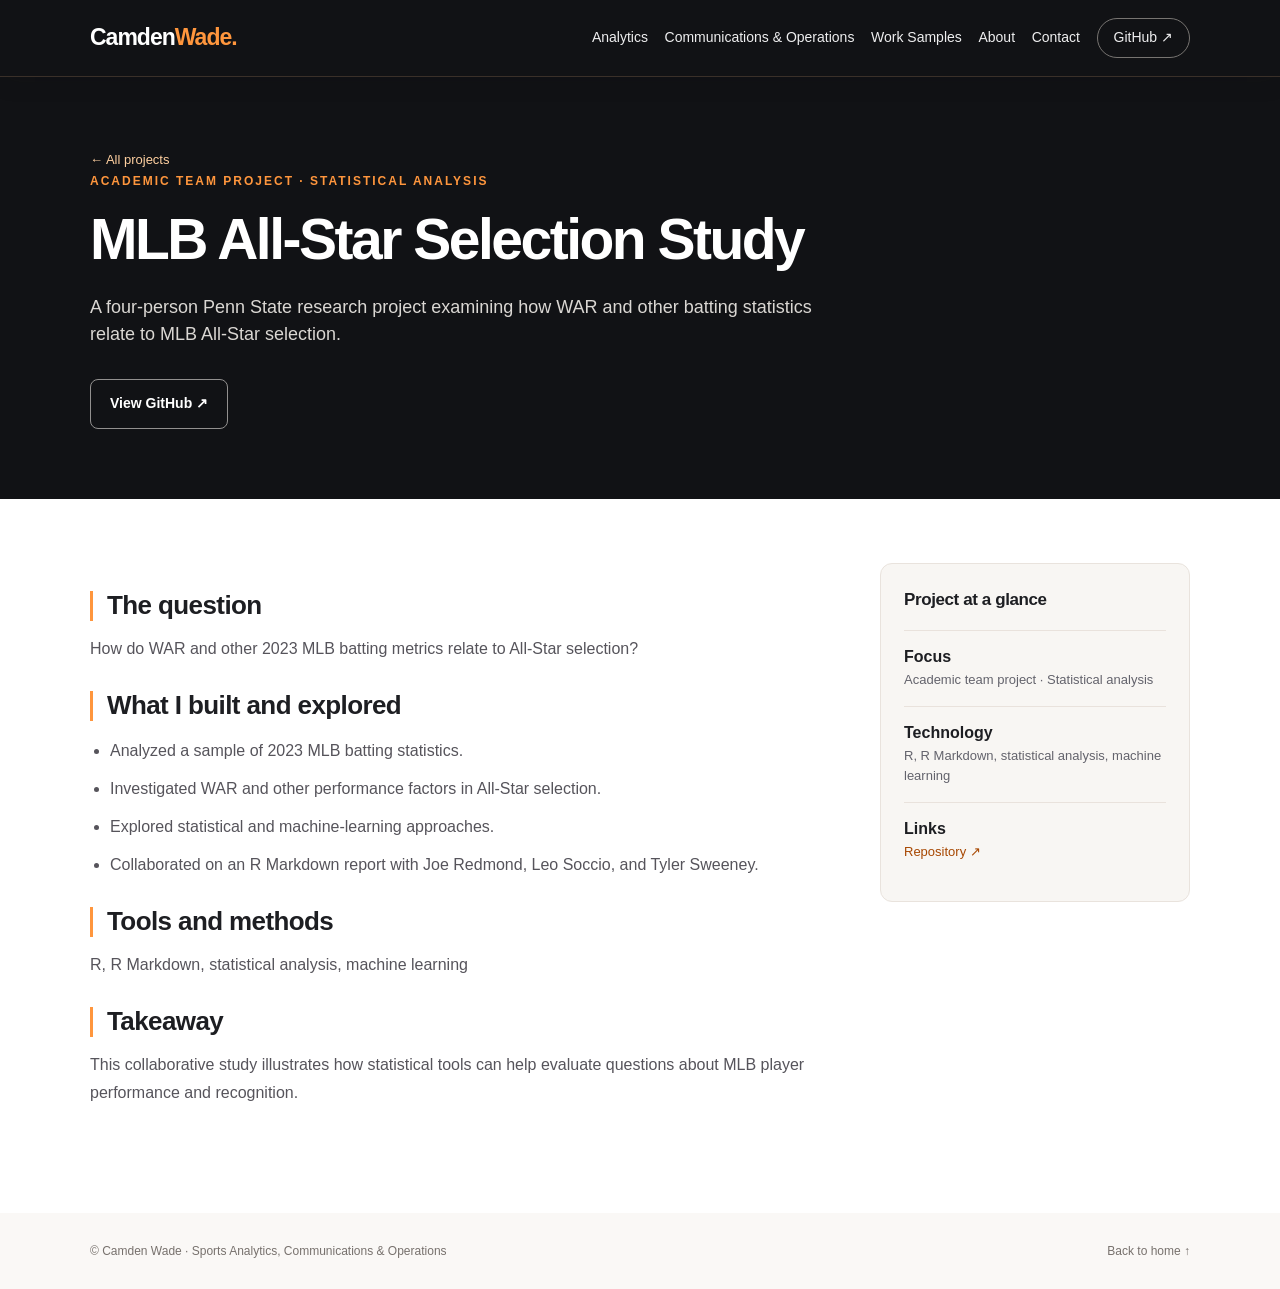
<file: projects/mlb-all-star-study.html>
<!doctype html><html lang="en"><head><meta charset="utf-8"><meta name="viewport" content="width=device-width,initial-scale=1"><meta name="description" content="A four-person Penn State research project examining how WAR and other batting statistics relate to MLB All-Star selection."><meta name="theme-color" content="#111215"><title>MLB All-Star Selection Study | Camden Wade</title><link rel="stylesheet" href="../assets/style.css?v=dual-career-20261118"></head><body><header class="site-header"><div class="wrap nav"><a class="brand" href="../index.html">Camden<span>Wade.</span></a><nav aria-label="Main navigation"><a href="../index.html#projects">Analytics</a><a href="../communications-operations.html">Communications &amp; Operations</a><a href="../work-samples.html">Work Samples</a><a href="../index.html#about">About</a><a href="../index.html#contact">Contact</a><a class="nav-github" href="https://github.com/CamdenWade" target="_blank" rel="noopener noreferrer">GitHub ↗</a></nav></div></header><main><section class="case-hero"><div class="wrap"><a class="back" href="../index.html#projects">← All projects</a><p class="eyebrow">Academic team project · Statistical analysis</p><h1>MLB All-Star Selection Study</h1><p>A four-person Penn State research project examining how WAR and other batting statistics relate to MLB All-Star selection.</p><div class="actions"><a class="btn outlined" href="https://github.com/CamdenWade/School-Projects" target="_blank" rel="noopener noreferrer">View GitHub ↗</a></div></div></section><article class="case-body wrap"><div class="case-main"><h2>The question</h2><p>How do WAR and other 2023 MLB batting metrics relate to All-Star selection?</p><h2>What I built and explored</h2><ul><li>Analyzed a sample of 2023 MLB batting statistics.</li><li>Investigated WAR and other performance factors in All-Star selection.</li><li>Explored statistical and machine-learning approaches.</li><li>Collaborated on an R Markdown report with Joe Redmond, Leo Soccio, and Tyler Sweeney.</li></ul><h2>Tools and methods</h2><p>R, R Markdown, statistical analysis, machine learning</p><h2>Takeaway</h2><p>This collaborative study illustrates how statistical tools can help evaluate questions about MLB player performance and recognition.</p></div><aside class="case-side"><h3>Project at a glance</h3><p><b>Focus</b><span>Academic team project · Statistical analysis</span></p><p><b>Technology</b><span>R, R Markdown, statistical analysis, machine learning</span></p><p><b>Links</b><span> <a href="https://github.com/CamdenWade/School-Projects" target="_blank" rel="noopener noreferrer">Repository ↗</a></span></p></aside></article></main><footer><div class="wrap foot-inner"><span>© Camden Wade · Sports Analytics, Communications & Operations</span><a href="../index.html">Back to home ↑</a></div></footer></body></html>
</file>
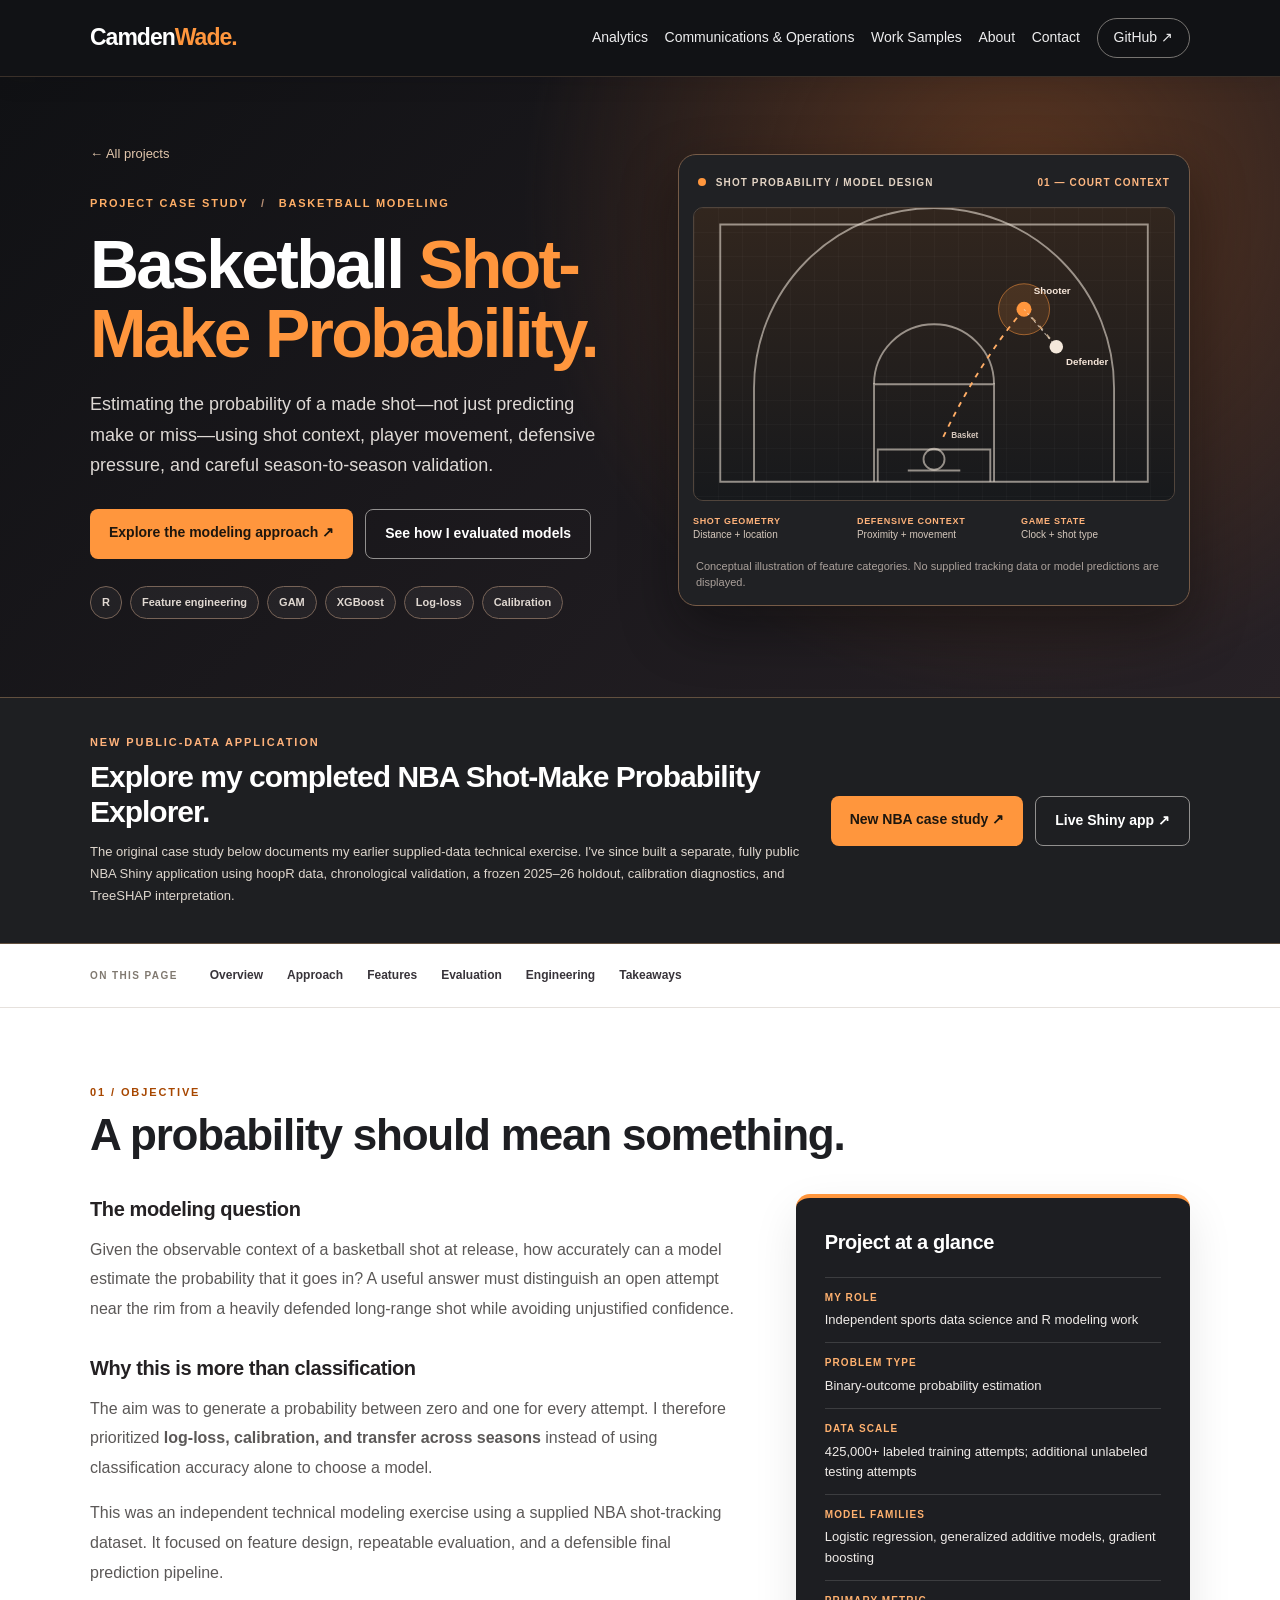
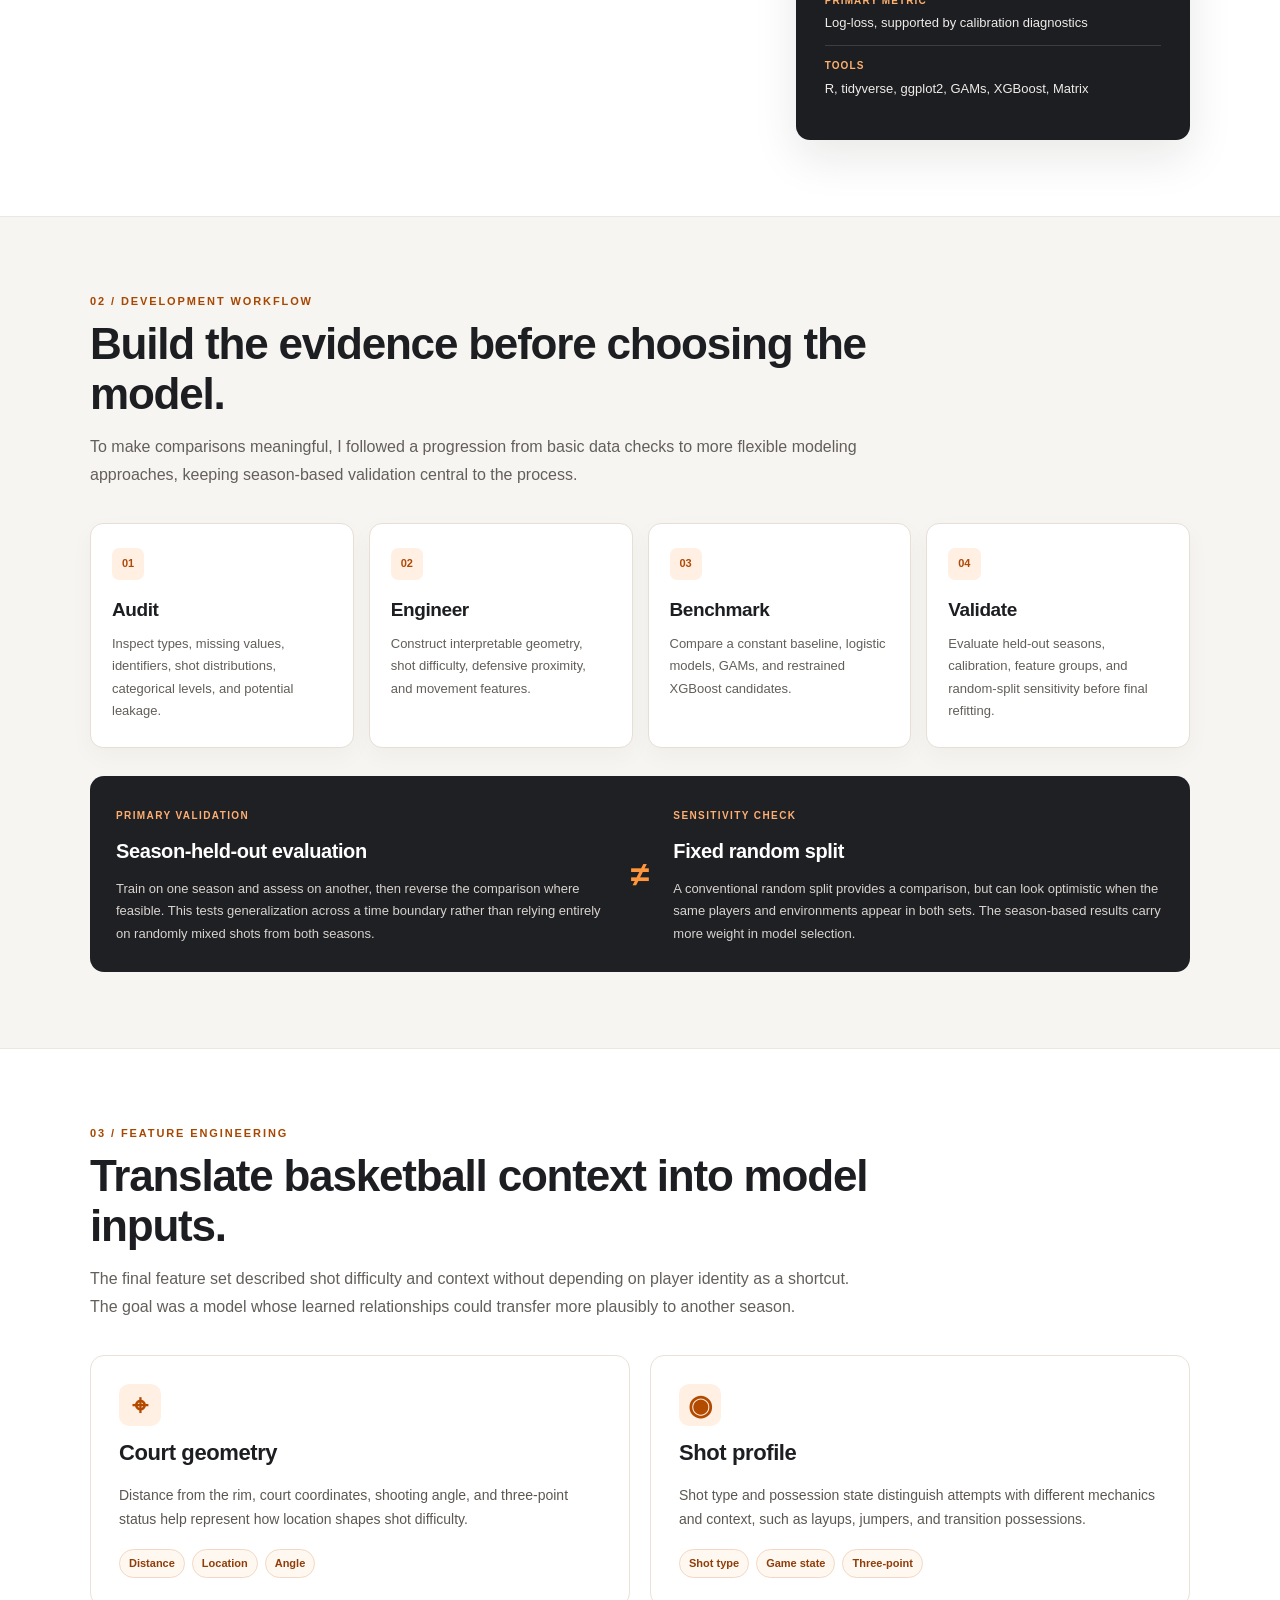
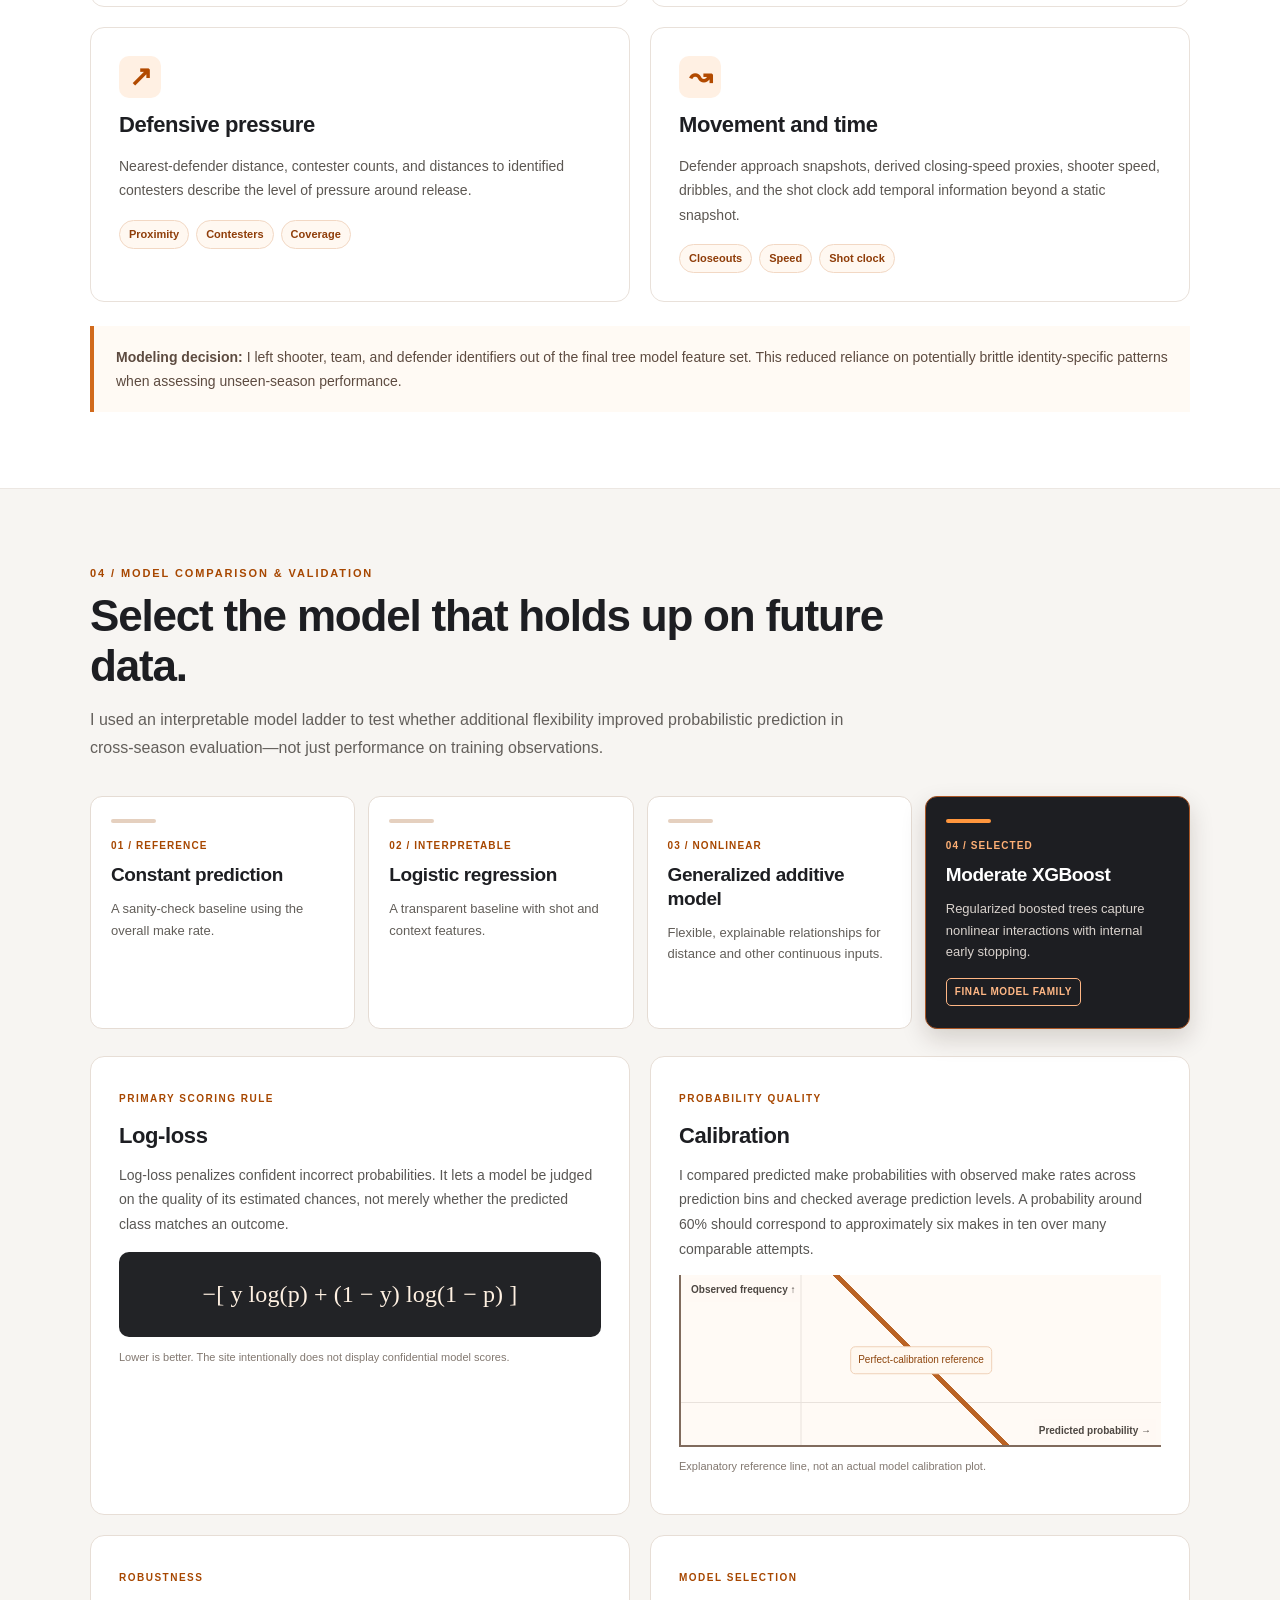
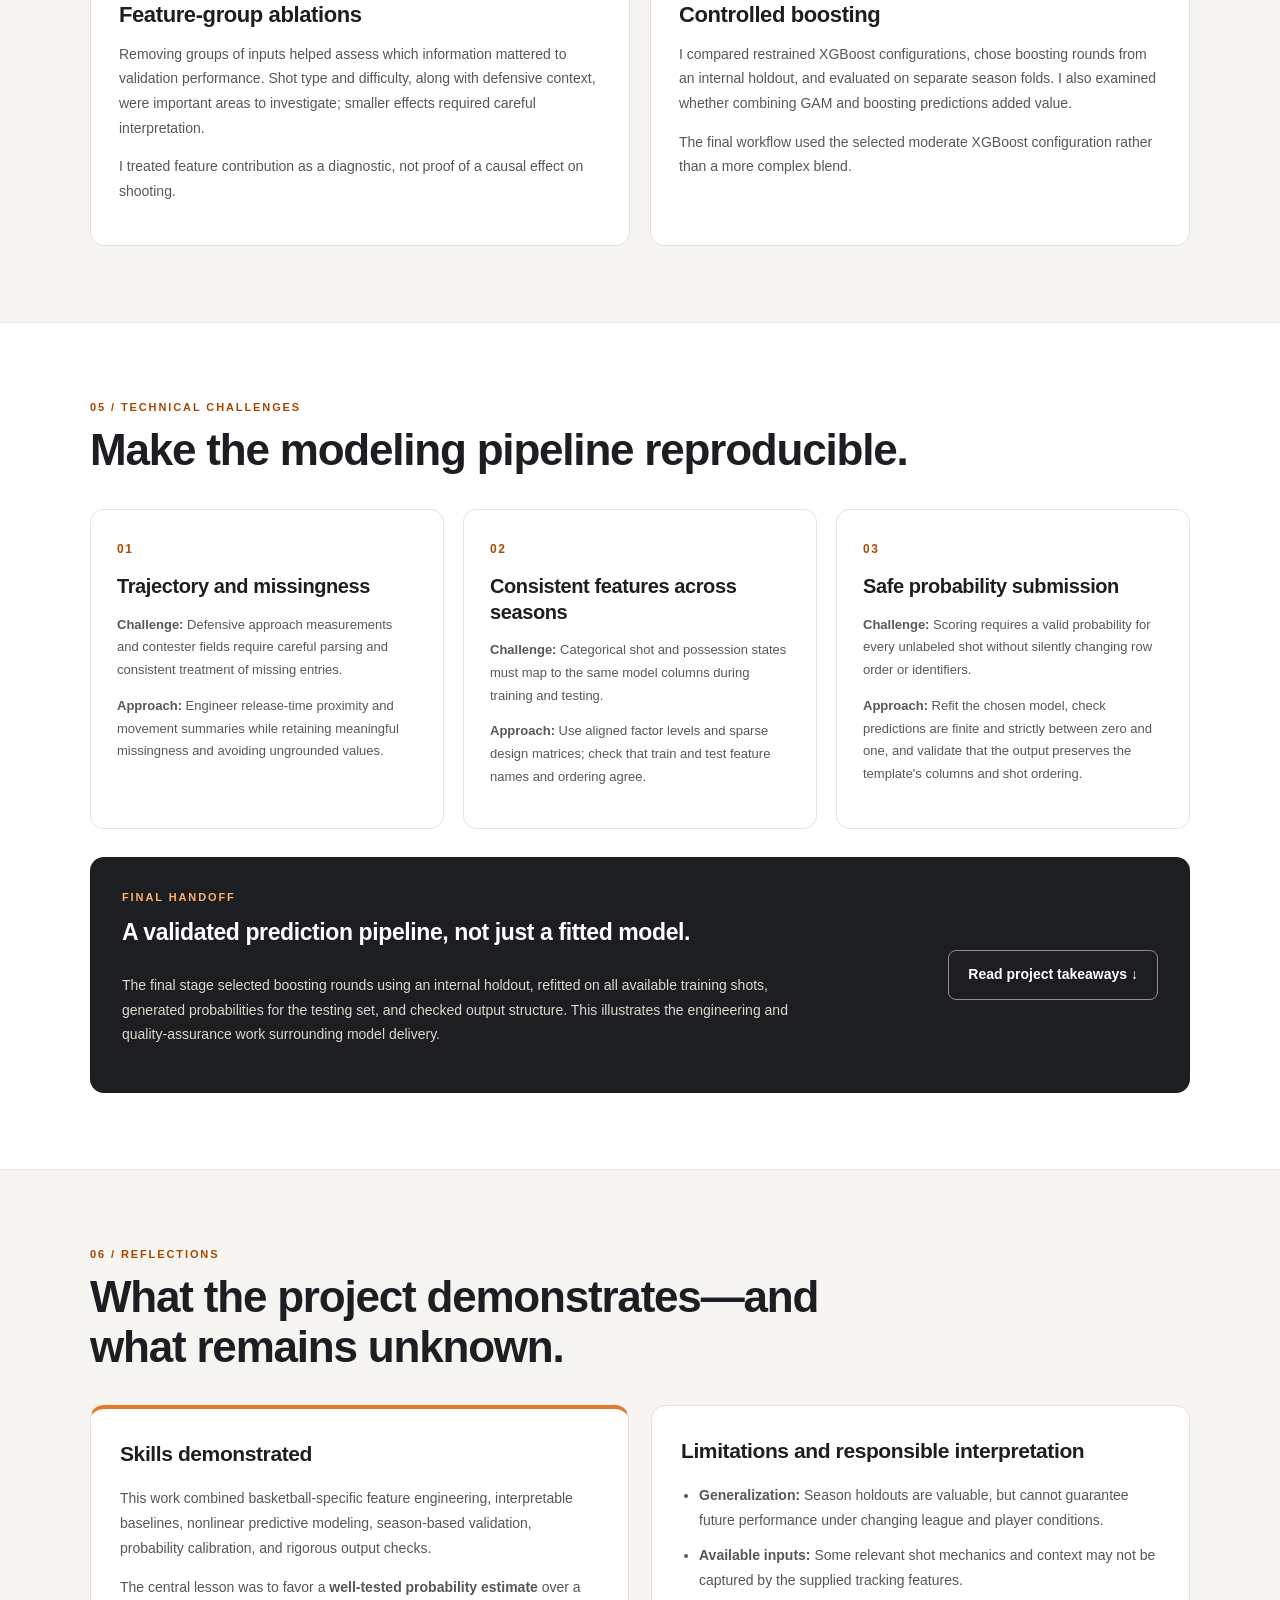
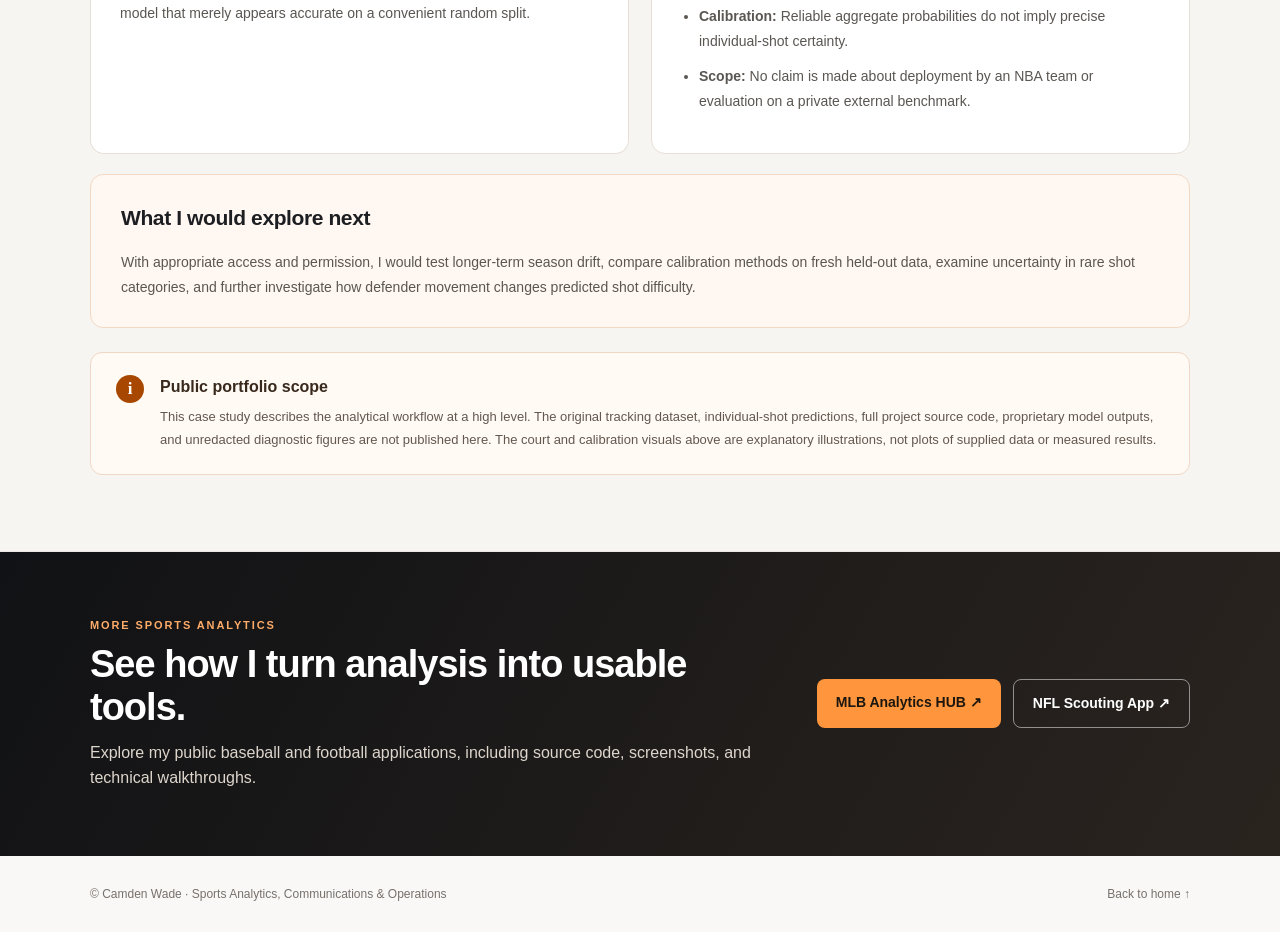
<file: projects/shot-probability.html>
<!doctype html><html lang="en"><head><meta charset="utf-8"><meta name="viewport" content="width=device-width,initial-scale=1"><meta name="description" content="A technical case study on probabilistic NBA shot modeling in R: feature engineering, season-based validation, calibration, and model selection from logistic regression to XGBoost."><meta name="theme-color" content="#111215"><title>Basketball Shot-Make Probability — Technical Case Study | Camden Wade</title><link rel="stylesheet" href="../assets/style.css?v=nba-explorer-20261123"></head><body><header class="site-header"><div class="wrap nav"><a class="brand" href="../index.html">Camden<span>Wade.</span></a><nav aria-label="Main navigation"><a href="../index.html#projects">Analytics</a><a href="../communications-operations.html">Communications &amp; Operations</a><a href="../work-samples.html">Work Samples</a><a href="../index.html#about">About</a><a href="../index.html#contact">Contact</a><a class="nav-github" href="https://github.com/CamdenWade" target="_blank" rel="noopener noreferrer">GitHub ↗</a></nav></div></header><main id="main-content">
<section class="study-hero shot-study-hero">
  <div class="wrap study-hero-grid">
    <div class="study-hero-copy">
      <a class="back" href="../index.html#projects">← All projects</a>
      <p class="study-hero-eyebrow">PROJECT CASE STUDY <span aria-hidden="true">/</span> BASKETBALL MODELING</p>
      <h1>Basketball <span>Shot-Make Probability.</span></h1>
      <p class="study-deck">Estimating the probability of a made shot—not just predicting make or miss—using shot context, player movement, defensive pressure, and careful season-to-season validation.</p>
      <div class="actions">
        <a class="btn primary" href="#approach">Explore the modeling approach ↗</a>
        <a class="btn outlined" href="#evaluation">See how I evaluated models</a>
      </div>
      <div class="study-hero-tags" aria-label="Technical topics"><span>R</span><span>Feature engineering</span><span>GAM</span><span>XGBoost</span><span>Log-loss</span><span>Calibration</span></div>
    </div>
    <figure class="shot-cover">
      <div class="shot-cover-head"><span><i class="shot-cover-dot" aria-hidden="true"></i> SHOT PROBABILITY / MODEL DESIGN</span><span>01 — COURT CONTEXT</span></div>
      <svg class="shot-court-svg" viewBox="0 0 640 390" role="img" aria-labelledby="court-title court-desc">
        <title id="court-title">Conceptual half-court visualization</title>
        <desc id="court-desc">A stylized half-court showing the basket, three-point arc, a shooter, and a nearby defender. It illustrates shot geometry and defensive proximity without plotting actual player-tracking data.</desc>
        <defs>
          <pattern id="shotGrid" width="32" height="32" patternUnits="userSpaceOnUse"><path d="M 32 0 L 0 0 0 32" fill="none" stroke="#ffffff" stroke-opacity=".06" stroke-width="1"/></pattern>
          <linearGradient id="shotCourtFade" x1="0" y1="0" x2="0" y2="1"><stop offset="0" stop-color="#32261e"/><stop offset="1" stop-color="#17191c"/></linearGradient>
        </defs>
        <rect width="640" height="390" rx="12" fill="url(#shotCourtFade)"/>
        <rect width="640" height="390" rx="12" fill="url(#shotGrid)"/>
        <g fill="none" stroke="#e6dcd1" stroke-opacity=".6" stroke-width="2.5">
          <path d="M35 22 H605 V365 H35 Z"/>
          <path d="M240 365 V235 H400 V365"/>
          <path d="M240 235 A80 80 0 0 1 400 235"/>
          <path d="M245 365 V322 H395 V365"/>
          <circle cx="320" cy="335" r="14"/>
          <path d="M285 350 H355"/>
          <path d="M80 365 V240 A240 240 0 0 1 560 240 V365"/>
        </g>
        <g stroke="#ffad66" stroke-width="2.5" stroke-dasharray="7 8" fill="none">
          <path d="M440 135 Q380 205 330 310"/>
          <path d="M440 135 Q464 160 483 185" stroke="#f3d4b1" opacity=".7"/>
        </g>
        <circle cx="440" cy="135" r="34" fill="#ff963d" fill-opacity=".14" stroke="#ff963d" stroke-opacity=".7"/>
        <circle cx="440" cy="135" r="10" fill="#ff963d"/>
        <circle cx="483" cy="185" r="9" fill="#f4e8db"/>
        <path d="M440 135 L483 185" stroke="#f4e8db" stroke-width="1.4" stroke-dasharray="3 4" opacity=".65"/>
        <g fill="#f6e6d9" font-family="Arial,sans-serif" font-weight="700" font-size="13">
          <text x="453" y="115">Shooter</text>
          <text x="496" y="209">Defender</text>
          <text x="343" y="306" font-size="11" opacity=".85">Basket</text>
        </g>
      </svg>
      <div class="shot-cover-metrics">
        <span><strong>SHOT GEOMETRY</strong>Distance + location</span>
        <span><strong>DEFENSIVE CONTEXT</strong>Proximity + movement</span>
        <span><strong>GAME STATE</strong>Clock + shot type</span>
      </div>
      <figcaption>Conceptual illustration of feature categories. No supplied tracking data or model predictions are displayed.</figcaption>
    </figure>
  </div>
</section>

<section class="nba-related-app" aria-labelledby="nba-related-app-title"><div class="wrap nba-related-app-inner"><div><p class="study-kicker">NEW PUBLIC-DATA APPLICATION</p><h2 id="nba-related-app-title">Explore my completed NBA Shot-Make Probability Explorer.</h2><p>The original case study below documents my earlier supplied-data technical exercise. I've since built a separate, fully public NBA Shiny application using hoopR data, chronological validation, a frozen 2025–26 holdout, calibration diagnostics, and TreeSHAP interpretation.</p></div><div class="actions"><a class="btn primary" href="nba-shot-explorer.html">New NBA case study ↗</a><a class="btn outlined" href="https://camden-wade.shinyapps.io/nba-shot-make-probability-explorer/" target="_blank" rel="noopener noreferrer">Live Shiny app ↗</a></div></div></section>
<nav class="study-contents" aria-label="On this page">
  <div class="wrap study-contents-inner">
    <span class="study-contents-label">ON THIS PAGE</span>
    <a href="#overview">Overview</a><a href="#approach">Approach</a><a href="#features">Features</a><a href="#evaluation">Evaluation</a><a href="#engineering">Engineering</a><a href="#takeaways">Takeaways</a>
  </div>
</nav>

<section class="study-section" id="overview" aria-labelledby="overview-heading">
<div class="wrap">
  <div class="study-heading"><p class="study-kicker">01 / OBJECTIVE</p><h2 id="overview-heading">A probability should mean something.</h2></div>
  <div class="study-overview-grid">
    <div class="study-prose">
      <h3>The modeling question</h3>
      <p>Given the observable context of a basketball shot at release, how accurately can a model estimate the probability that it goes in? A useful answer must distinguish an open attempt near the rim from a heavily defended long-range shot while avoiding unjustified confidence.</p>
      <h3>Why this is more than classification</h3>
      <p>The aim was to generate a probability between zero and one for every attempt. I therefore prioritized <strong>log-loss, calibration, and transfer across seasons</strong> instead of using classification accuracy alone to choose a model.</p>
      <p>This was an independent technical modeling exercise using a supplied NBA shot-tracking dataset. It focused on feature design, repeatable evaluation, and a defensible final prediction pipeline.</p>
    </div>
    <aside class="study-fact-card" aria-label="Project at a glance">
      <h3>Project at a glance</h3>
      <dl>
        <div><dt>My role</dt><dd>Independent sports data science and R modeling work</dd></div>
        <div><dt>Problem type</dt><dd>Binary-outcome probability estimation</dd></div>
        <div><dt>Data scale</dt><dd>425,000+ labeled training attempts; additional unlabeled testing attempts</dd></div>
        <div><dt>Model families</dt><dd>Logistic regression, generalized additive models, gradient boosting</dd></div>
        <div><dt>Primary metric</dt><dd>Log-loss, supported by calibration diagnostics</dd></div>
        <div><dt>Tools</dt><dd>R, tidyverse, ggplot2, GAMs, XGBoost, Matrix</dd></div>
      </dl>
    </aside>
  </div>
</div>
</section>

<section class="study-section study-section-soft" id="approach" aria-labelledby="approach-heading">
<div class="wrap">
  <div class="study-heading"><p class="study-kicker">02 / DEVELOPMENT WORKFLOW</p><h2 id="approach-heading">Build the evidence before choosing the model.</h2><p>To make comparisons meaningful, I followed a progression from basic data checks to more flexible modeling approaches, keeping season-based validation central to the process.</p></div>
  <ol class="study-pipeline">
    <li><span class="study-step-num">01</span><h3>Audit</h3><p>Inspect types, missing values, identifiers, shot distributions, categorical levels, and potential leakage.</p></li>
    <li><span class="study-step-num">02</span><h3>Engineer</h3><p>Construct interpretable geometry, shot difficulty, defensive proximity, and movement features.</p></li>
    <li><span class="study-step-num">03</span><h3>Benchmark</h3><p>Compare a constant baseline, logistic models, GAMs, and restrained XGBoost candidates.</p></li>
    <li><span class="study-step-num">04</span><h3>Validate</h3><p>Evaluate held-out seasons, calibration, feature groups, and random-split sensitivity before final refitting.</p></li>
  </ol>
  <div class="shot-protocol">
    <div><span class="shot-protocol-index">PRIMARY VALIDATION</span><h3>Season-held-out evaluation</h3><p>Train on one season and assess on another, then reverse the comparison where feasible. This tests generalization across a time boundary rather than relying entirely on randomly mixed shots from both seasons.</p></div>
    <div class="shot-protocol-separator" aria-hidden="true">≠</div>
    <div><span class="shot-protocol-index">SENSITIVITY CHECK</span><h3>Fixed random split</h3><p>A conventional random split provides a comparison, but can look optimistic when the same players and environments appear in both sets. The season-based results carry more weight in model selection.</p></div>
  </div>
</div>
</section>

<section class="study-section" id="features" aria-labelledby="features-heading">
<div class="wrap">
  <div class="study-heading"><p class="study-kicker">03 / FEATURE ENGINEERING</p><h2 id="features-heading">Translate basketball context into model inputs.</h2><p>The final feature set described shot difficulty and context without depending on player identity as a shortcut. The goal was a model whose learned relationships could transfer more plausibly to another season.</p></div>
  <div class="shot-feature-grid">
    <article class="shot-feature-card"><span class="shot-feature-symbol" aria-hidden="true">⌖</span><h3>Court geometry</h3><p>Distance from the rim, court coordinates, shooting angle, and three-point status help represent how location shapes shot difficulty.</p><div class="shot-feature-tags"><span>Distance</span><span>Location</span><span>Angle</span></div></article>
    <article class="shot-feature-card"><span class="shot-feature-symbol" aria-hidden="true">◉</span><h3>Shot profile</h3><p>Shot type and possession state distinguish attempts with different mechanics and context, such as layups, jumpers, and transition possessions.</p><div class="shot-feature-tags"><span>Shot type</span><span>Game state</span><span>Three-point</span></div></article>
    <article class="shot-feature-card"><span class="shot-feature-symbol" aria-hidden="true">↗</span><h3>Defensive pressure</h3><p>Nearest-defender distance, contester counts, and distances to identified contesters describe the level of pressure around release.</p><div class="shot-feature-tags"><span>Proximity</span><span>Contesters</span><span>Coverage</span></div></article>
    <article class="shot-feature-card"><span class="shot-feature-symbol" aria-hidden="true">↝</span><h3>Movement and time</h3><p>Defender approach snapshots, derived closing-speed proxies, shooter speed, dribbles, and the shot clock add temporal information beyond a static snapshot.</p><div class="shot-feature-tags"><span>Closeouts</span><span>Speed</span><span>Shot clock</span></div></article>
  </div>
  <div class="study-caution"><strong>Modeling decision:</strong> I left shooter, team, and defender identifiers out of the final tree model feature set. This reduced reliance on potentially brittle identity-specific patterns when assessing unseen-season performance.</div>
</div>
</section>

<section class="study-section study-section-soft" id="evaluation" aria-labelledby="evaluation-heading">
<div class="wrap">
  <div class="study-heading"><p class="study-kicker">04 / MODEL COMPARISON &amp; VALIDATION</p><h2 id="evaluation-heading">Select the model that holds up on future data.</h2><p>I used an interpretable model ladder to test whether additional flexibility improved probabilistic prediction in cross-season evaluation—not just performance on training observations.</p></div>
  <div class="shot-model-ladder" aria-label="Model comparison progression">
    <article><span>01 / REFERENCE</span><h3>Constant prediction</h3><p>A sanity-check baseline using the overall make rate.</p></article>
    <article><span>02 / INTERPRETABLE</span><h3>Logistic regression</h3><p>A transparent baseline with shot and context features.</p></article>
    <article><span>03 / NONLINEAR</span><h3>Generalized additive model</h3><p>Flexible, explainable relationships for distance and other continuous inputs.</p></article>
    <article class="shot-model-selected"><span>04 / SELECTED</span><h3>Moderate XGBoost</h3><p>Regularized boosted trees capture nonlinear interactions with internal early stopping.</p><strong>Final model family</strong></article>
  </div>
  <div class="study-method-grid shot-evaluation-grid">
    <article class="study-method-card"><span class="study-method-label">PRIMARY SCORING RULE</span><h3>Log-loss</h3><p>Log-loss penalizes confident incorrect probabilities. It lets a model be judged on the quality of its estimated chances, not merely whether the predicted class matches an outcome.</p><div class="shot-formula" aria-label="Binary log loss formula">−[ y log(p) + (1 − y) log(1 − p) ]</div><p class="shot-mini-note">Lower is better. The site intentionally does not display confidential model scores.</p></article>
    <article class="study-method-card"><span class="study-method-label">PROBABILITY QUALITY</span><h3>Calibration</h3><p>I compared predicted make probabilities with observed make rates across prediction bins and checked average prediction levels. A probability around 60% should correspond to approximately six makes in ten over many comparable attempts.</p><div class="shot-calibration-schematic"><div class="shot-calibration-diagonal" aria-hidden="true"></div><span class="shot-calibration-y">Observed frequency ↑</span><span class="shot-calibration-x">Predicted probability →</span><span class="shot-calibration-text">Perfect-calibration reference</span></div><p class="shot-mini-note">Explanatory reference line, not an actual model calibration plot.</p></article>
    <article class="study-method-card"><span class="study-method-label">ROBUSTNESS</span><h3>Feature-group ablations</h3><p>Removing groups of inputs helped assess which information mattered to validation performance. Shot type and difficulty, along with defensive context, were important areas to investigate; smaller effects required careful interpretation.</p><p>I treated feature contribution as a diagnostic, not proof of a causal effect on shooting.</p></article>
    <article class="study-method-card"><span class="study-method-label">MODEL SELECTION</span><h3>Controlled boosting</h3><p>I compared restrained XGBoost configurations, chose boosting rounds from an internal holdout, and evaluated on separate season folds. I also examined whether combining GAM and boosting predictions added value.</p><p>The final workflow used the selected moderate XGBoost configuration rather than a more complex blend.</p></article>
  </div>
</div>
</section>

<section class="study-section" id="engineering" aria-labelledby="engineering-heading">
<div class="wrap">
  <div class="study-heading"><p class="study-kicker">05 / TECHNICAL CHALLENGES</p><h2 id="engineering-heading">Make the modeling pipeline reproducible.</h2></div>
  <div class="study-decision-grid">
    <article><span class="study-decision-num">01</span><h3>Trajectory and missingness</h3><p><strong>Challenge:</strong> Defensive approach measurements and contester fields require careful parsing and consistent treatment of missing entries.</p><p><strong>Approach:</strong> Engineer release-time proximity and movement summaries while retaining meaningful missingness and avoiding ungrounded values.</p></article>
    <article><span class="study-decision-num">02</span><h3>Consistent features across seasons</h3><p><strong>Challenge:</strong> Categorical shot and possession states must map to the same model columns during training and testing.</p><p><strong>Approach:</strong> Use aligned factor levels and sparse design matrices; check that train and test feature names and ordering agree.</p></article>
    <article><span class="study-decision-num">03</span><h3>Safe probability submission</h3><p><strong>Challenge:</strong> Scoring requires a valid probability for every unlabeled shot without silently changing row order or identifiers.</p><p><strong>Approach:</strong> Refit the chosen model, check predictions are finite and strictly between zero and one, and validate that the output preserves the template's columns and shot ordering.</p></article>
  </div>
  <div class="study-report-band">
    <div><p class="study-kicker">FINAL HANDOFF</p><h3>A validated prediction pipeline, not just a fitted model.</h3><p>The final stage selected boosting rounds using an internal holdout, refitted on all available training shots, generated probabilities for the testing set, and checked output structure. This illustrates the engineering and quality-assurance work surrounding model delivery.</p></div>
    <a class="btn outlined" href="#takeaways">Read project takeaways ↓</a>
  </div>
</div>
</section>

<section class="study-section study-section-soft" id="takeaways" aria-labelledby="takeaways-heading">
<div class="wrap">
  <div class="study-heading"><p class="study-kicker">06 / REFLECTIONS</p><h2 id="takeaways-heading">What the project demonstrates—and what remains unknown.</h2></div>
  <div class="study-ends-grid">
    <div class="study-outcome"><h3>Skills demonstrated</h3><p>This work combined basketball-specific feature engineering, interpretable baselines, nonlinear predictive modeling, season-based validation, probability calibration, and rigorous output checks.</p><p>The central lesson was to favor a <strong>well-tested probability estimate</strong> over a model that merely appears accurate on a convenient random split.</p></div>
    <div class="study-limitations"><h3>Limitations and responsible interpretation</h3><ul>
      <li><strong>Generalization:</strong> Season holdouts are valuable, but cannot guarantee future performance under changing league and player conditions.</li>
      <li><strong>Available inputs:</strong> Some relevant shot mechanics and context may not be captured by the supplied tracking features.</li>
      <li><strong>Calibration:</strong> Reliable aggregate probabilities do not imply precise individual-shot certainty.</li>
      <li><strong>Scope:</strong> No claim is made about deployment by an NBA team or evaluation on a private external benchmark.</li>
    </ul></div>
  </div>
  <div class="study-next"><h3>What I would explore next</h3><p>With appropriate access and permission, I would test longer-term season drift, compare calibration methods on fresh held-out data, examine uncertainty in rare shot categories, and further investigate how defender movement changes predicted shot difficulty.</p></div>
  <div class="shot-disclosure"><span class="shot-disclosure-icon" aria-hidden="true">i</span><div><strong>Public portfolio scope</strong><p>This case study describes the analytical workflow at a high level. The original tracking dataset, individual-shot predictions, full project source code, proprietary model outputs, and unredacted diagnostic figures are not published here. The court and calibration visuals above are explanatory illustrations, not plots of supplied data or measured results.</p></div></div>
</div>
</section>

<section class="study-cta" aria-label="Explore related projects">
  <div class="wrap study-cta-inner">
    <div><p class="study-kicker">MORE SPORTS ANALYTICS</p><h2>See how I turn analysis into usable tools.</h2><p>Explore my public baseball and football applications, including source code, screenshots, and technical walkthroughs.</p></div>
    <div class="actions"><a class="btn primary" href="mlb-analytics-hub.html">MLB Analytics HUB ↗</a><a class="btn outlined" href="nfl-scouting-report.html">NFL Scouting App ↗</a></div>
  </div>
</section>
</main><footer><div class="wrap foot-inner"><span>© Camden Wade · Sports Analytics, Communications & Operations</span><a href="../index.html">Back to home ↑</a></div></footer></body></html>
</file>
<file: assets/style.css>
:root{--ink:#111215;--charcoal:#1d1e22;--orange:#ff963d;--orange-dark:#b24a00;--text:#1d1e22;--muted:#63636c;--border:#e8e3de;--light:#f7f5f2;--white:#fff}*{box-sizing:border-box}html{scroll-behavior:smooth}body{margin:0;color:var(--text);background:#fff;font-family:Inter,-apple-system,BlinkMacSystemFont,"Segoe UI",Arial,sans-serif;line-height:1.55}a{color:inherit;text-decoration:none}a:hover{text-decoration:underline}.wrap{width:min(1100px,calc(100% - 44px));margin:auto}.site-header{background:var(--ink);border-bottom:1px solid #333438;color:white}.nav{height:76px;display:flex;align-items:center;justify-content:space-between;gap:24px}.brand{font-size:23px;font-weight:800;letter-spacing:-1px}.brand span{color:var(--orange)}.nav nav{display:flex;align-items:center;gap:26px;font-size:14px;color:#eeeeef}.nav-github{border:1px solid #777471;border-radius:50px;padding:8px 16px}.hero{background:linear-gradient(135deg,#111215,#232326);color:white;padding:94px 0 110px}.hero-grid{display:grid;grid-template-columns:1.18fr .82fr;gap:60px;align-items:center}.eyebrow{font-size:12px;font-weight:800;letter-spacing:2px;color:#b24a00;text-transform:uppercase}.hero .eyebrow,.contact .eyebrow,.case-hero .eyebrow{color:var(--orange)}h1,h2,h3,p{margin-top:0}h1{font-size:clamp(43px,5vw,70px);line-height:1.09;letter-spacing:-2.5px;margin:18px 0 23px}h1 em{color:var(--orange);font-style:normal}h2{font-size:clamp(29px,3vw,43px);line-height:1.15;letter-spacing:-1px;margin:8px 0 16px}h3{font-size:20px;letter-spacing:-.4px}.hero-intro{font-size:18px;line-height:1.7;max-width:620px;color:#dedddc}.actions{display:flex;gap:12px;flex-wrap:wrap;margin-top:30px}.btn{display:inline-block;border-radius:8px;padding:13px 19px;font-weight:750;font-size:14px}.primary{background:var(--orange);color:#1d160e}.outlined{border:1px solid #92908f;color:inherit}.dashboard{background:#202124;border:1px solid #414247;border-radius:19px;box-shadow:0 18px 50px #0004;overflow:hidden;padding:21px}.dash-title{font-size:10px;color:#c3c2c1;letter-spacing:1.6px;display:flex;justify-content:space-between}.dash-title span{color:#ff963d}.dash-label{margin-top:20px;font-size:14px;font-weight:800;color:white}.dashboard svg{width:100%;margin-top:4px;display:block}.dash-stats{display:grid;grid-template-columns:repeat(3,1fr);border-top:1px solid #464647;padding-top:17px;gap:12px}.dash-stats span{font-size:9px;letter-spacing:1px;color:#b4b2b0}.dash-stats b{font-size:15px;letter-spacing:0;display:block;color:white}.specialties{background:var(--light);padding:30px 0}.three{display:grid;grid-template-columns:repeat(3,1fr);gap:30px}.three b{font-size:14px}.three p{font-size:13px;color:var(--muted);margin:5px 0 0}.section{padding:90px 0}.section-lead{max-width:640px;color:var(--muted);font-size:17px}.projects{display:grid;grid-template-columns:repeat(2,minmax(0,1fr));gap:25px;margin-top:38px}.project-card{border:1px solid var(--border);border-radius:16px;overflow:hidden;box-shadow:0 10px 30px #1c1b1909;transition:transform .2s}.project-card:hover{transform:translateY(-3px)}.project-art{min-height:165px;padding:24px 28px;display:flex;justify-content:space-between;flex-direction:column;overflow:hidden}.project-art strong{font-size:31px;line-height:1.05;letter-spacing:-1px;max-width:340px}.project-art .eyebrow{color:inherit;opacity:.78}.project-art.pink{background:linear-gradient(125deg,#2e221d,#ed8740);color:white}.project-art.blue{background:linear-gradient(130deg,#242326,#db671d);color:white}.project-art.gold{background:linear-gradient(125deg,#3e2a1b,#ffae67);color:white}.project-art.green{background:linear-gradient(125deg,#2b2220,#db7226);color:white}.card-body{padding:26px 28px}.meta{color:#b24a00;font-size:12px;font-weight:800;text-transform:uppercase;letter-spacing:.7px}.card-body h3{margin:8px 0}.card-body p{color:var(--muted);min-height:72px}.card-links{display:flex;gap:17px;flex-wrap:wrap;margin-top:22px;font-size:13px;font-weight:700;color:#a74700}.about{padding-top:48px}.about-grid{display:grid;grid-template-columns:1.2fr .8fr;gap:60px}.about p{color:#626068}.tags{display:flex;flex-wrap:wrap;gap:9px;margin-top:24px}.tags span{font-size:12px;font-weight:600;border:1px solid #e8ddd2;border-radius:25px;padding:7px 11px;background:#fffaf6}.experience{background:var(--light);padding:32px;border-radius:15px}.experience h3{margin-bottom:25px}.experience div{border-top:1px solid #e5e0da;padding:14px 0}.experience div strong,.experience div span{display:block}.experience div span{font-size:13px;color:var(--muted)}.contact{background:var(--ink);color:white;padding:70px 0}.contact p{color:#d5d1cd}.contact .btn.outlined{border-color:#817e7b}.foot-inner{display:flex;justify-content:space-between;gap:18px;padding:29px 0}footer{font-size:12px;color:#77716d;background:#faf8f6}.case-hero{background:var(--ink);color:white;padding:70px 0}.case-hero h1{max-width:850px;font-size:clamp(38px,5vw,57px)}.case-hero p:not(.eyebrow){max-width:730px;color:#dad7d3;font-size:18px}.back{font-size:13px;color:#ffd0a0}.case-body{display:grid;grid-template-columns:1fr 310px;gap:70px;padding-top:64px;padding-bottom:90px}.case-main h2{font-size:26px;letter-spacing:-.6px;margin:28px 0 14px}.case-main p,.case-main li{color:#56545b;line-height:1.75}.case-main ul{padding-left:20px}.case-main li{margin:10px 0}.case-side{background:#f8f6f3;border:1px solid #e9e3dd;border-radius:12px;padding:23px;height:fit-content}.case-side h3{font-size:17px}.case-side p{border-top:1px solid #e9e2dc;padding-top:14px}.case-side b,.case-side span{display:block}.case-side span{color:var(--muted);font-size:13px}.case-side a{color:#a74700}.note{border-left:3px solid #f2a04f;background:#fff7ed;padding:13px 18px;margin-top:27px}@media(max-width:800px){.hero-grid,.about-grid,.case-body{grid-template-columns:1fr;gap:32px}.hero{padding:65px 0}.projects{grid-template-columns:1fr}.nav{height:auto;min-height:70px;flex-wrap:wrap;padding:13px 0}.nav nav{gap:13px;flex-wrap:wrap;font-size:12px}.three{grid-template-columns:1fr;gap:17px}.section{padding:62px 0}.card-body p{min-height:0}.case-body{padding-top:35px}.dashboard{max-width:560px}}@media(max-width:420px){.wrap{width:calc(100% - 30px)}h1{letter-spacing:-1.4px}.dashboard{padding:16px}.dash-stats b{font-size:12px}.project-art strong{font-size:26px}.foot-inner{display:block}}

/* Portfolio phase 1: visual storytelling and product screenshots */
html { scroll-padding-top: 90px; }
a:focus-visible, button:focus-visible { outline: 3px solid #f28a2d; outline-offset: 4px; border-radius: 4px; }
.site-header { position: sticky; top: 0; z-index: 50; box-shadow: 0 5px 22px #1011141c; }
.nav nav a:not(.nav-github) { transition: color .2s ease; }
.nav nav a:hover, .nav nav a:focus-visible { color: var(--orange); }
.btn { transition: transform .18s ease, background-color .18s ease, box-shadow .18s ease; }
.btn:hover { text-decoration: none; transform: translateY(-2px); }
.btn.primary:hover { background: #ffb16c; box-shadow: 0 8px 24px #ff963d27; }
.btn.outlined:hover { background: #ffffff14; }
.hero { position: relative; overflow: hidden; background: radial-gradient(circle at 78% 20%,#533119 0%,transparent 43%),linear-gradient(135deg,#0d0e10 5%,#222124 100%); padding: 88px 0 96px; }
.hero-grid { grid-template-columns: minmax(0,1.06fr) minmax(0,.94fr); gap: 48px; }
.hero-copy { position: relative; z-index: 1; }
.hero h1 { font-size: clamp(43px,5.3vw,73px); max-width: 710px; letter-spacing: -2.5px; }
.hero .hero-intro { max-width: 570px; }
.hero-chips { display: flex; gap: 9px; flex-wrap: wrap; margin-top: 35px; }
.hero-chips span { padding: 7px 12px; border: 1px solid #ffffff2b; border-radius: 50px; background: #ffffff0a; color: #e1ddd7; font-size: 12px; font-weight: 600; }
.hero-preview { display: block; position: relative; padding: 14px; border: 1px solid #765c49; border-radius: 18px; background: #242225; color: white; box-shadow: 0 25px 65px #00000065; transform: rotate(1deg); transition: transform .25s ease, box-shadow .25s ease; }
.hero-preview:hover { text-decoration: none; transform: rotate(0deg) translateY(-5px); box-shadow: 0 30px 75px #00000091; }
.preview-heading { display: flex; justify-content: space-between; align-items: center; gap: 15px; padding: 3px 3px 13px; }
.preview-heading > span { font-size: 10px; font-weight: 800; letter-spacing: 1.3px; color: #e0d5c8; }
.preview-heading strong { font-size: 13px; white-space: nowrap; }
.status-dot { display: inline-block; width: 7px; height: 7px; border-radius: 50%; background: var(--orange); margin-right: 5px; }
.hero-preview img { display: block; width: 100%; aspect-ratio: 16 / 10; object-fit: cover; object-position: top center; background: #f1efed; border-radius: 9px; }
.preview-caption { display: flex; align-items: center; justify-content: space-between; gap: 12px; padding: 13px 2px 3px; color: #ded4c9; font-size: 10px; font-weight: 750; letter-spacing: .65px; }
.preview-caption span:last-child { color: var(--orange); white-space: nowrap; }
.project-card { background: white; box-shadow: 0 14px 37px #16120e10; transition: transform .2s ease, box-shadow .2s ease; }
.project-card:hover { box-shadow: 0 22px 50px #16120e20; }
.project-image { position: relative; display: block; min-height: 0; height: auto; padding: 0; background: #f5f0ec; overflow: hidden; }
.project-image img { display: block; width: 100%; aspect-ratio: 16 / 9; object-fit: cover; object-position: top center; transition: transform .35s ease; }
.project-image:hover img { transform: scale(1.035); }
.screenshot-badge { position: absolute; top: 15px; left: 15px; border-radius: 5px; padding: 7px 10px; background: #18191cee; color: #fff2e5; font-size: 10px; font-weight: 800; letter-spacing: .9px; box-shadow: 0 3px 12px #0002; }
.project-art.gold,.project-art.green { min-height: 0; aspect-ratio: 16 / 9; position: relative; isolation: isolate; }
.project-art.gold::after,.project-art.green::after { content: ""; position: absolute; right: -5%; bottom: -70%; width: 62%; aspect-ratio: 1; border: 36px solid #ffffff23; border-radius: 50%; z-index: -1; }
.card-body { padding: 28px; }
.card-links { padding-top: 10px; border-top: 1px solid #ede5de; }
.card-links a:hover { color: #833500; }
.case-visuals { padding-top: 50px; }
.case-visuals-heading { margin-bottom: 22px; }
.case-visuals-heading h2 { font-size: clamp(25px,3vw,34px); margin-bottom: 10px; }
.case-visuals-heading p:not(.eyebrow) { color: var(--muted); font-size: 15px; }
.case-gallery { display: grid; grid-template-columns: repeat(3,minmax(0,1fr)); gap: 18px; }
.case-gallery figure { min-width: 0; margin: 0; border: 1px solid var(--border); border-radius: 14px; overflow: hidden; background: #fff; box-shadow: 0 8px 28px #18100b12; }
.case-gallery a { display: block; overflow: hidden; background: #f5f0ec; }
.case-gallery img { display: block; width: 100%; aspect-ratio: 16 / 10; object-fit: cover; object-position: top center; transition: transform .25s ease; }
.case-gallery a:hover img { transform: scale(1.04); }
.case-gallery figcaption { font-size: 13px; font-weight: 700; color: #383539; padding: 13px 16px 15px; }
.case-visuals + .case-body { padding-top: 30px; }
@media (max-width: 900px) {
  .hero-grid { gap: 32px; }
  .hero h1 { font-size: clamp(38px,5.4vw,56px); }
}
@media (max-width: 800px) {
  .hero-grid { grid-template-columns: 1fr; }
  .hero-preview { transform: none; max-width: 680px; }
  .case-gallery { grid-template-columns: repeat(2,minmax(0,1fr)); }
}
@media (max-width: 560px) {
  .hero { padding: 58px 0 70px; }
  .hero h1 { font-size: clamp(39px,10vw,54px); letter-spacing: -1.5px; }
  .preview-heading { flex-wrap: wrap; }
  .case-gallery { grid-template-columns: 1fr; }
  .preview-caption { flex-wrap: wrap; }
  .screenshot-badge { font-size: 9px; top: 11px; left: 11px; }
}
@media (prefers-reduced-motion: reduce) {
  html { scroll-behavior: auto; }
  .hero-preview,.project-card,.project-image img,.case-gallery img,.btn { transition: none; }
}

/* Portfolio color refresh — black, orange, and white.
   Accessible dark-orange is used for text on light surfaces; brighter orange
   is reserved for accents and buttons on charcoal backgrounds. */
::selection { background: #ffcfaa; color: #111215; }
.site-header { border-bottom-color: #3a3029; }
.brand span, .hero h1 em { color: var(--orange); }
.hero { background: radial-gradient(circle at 79% 21%, #533119 0%, transparent 44%), linear-gradient(130deg, #0d0e10 5%, #242225 100%); }
.hero-preview { border-color: #765c49; }
.hero-preview:hover { border-color: var(--orange); }
.nav-github:hover { border-color: var(--orange); text-decoration: none; }
.specialties { border-bottom: 1px solid #e8e3de; }
.specialties b { color: #2b2420; }
.eyebrow, .meta { color: var(--orange-dark); }
.project-card:hover { border-color: #f3b07c; }
.project-art.pink { background: linear-gradient(125deg, #292022, #d96f29); }
.project-art.blue { background: linear-gradient(125deg, #222326, #c65b13); }
.project-art.gold { background: linear-gradient(125deg, #30251d, #d96d22); }
.project-art.green { background: linear-gradient(125deg, #252325, #ac4b13); }
.card-links, .case-side a { color: #a74700; }
.card-links a:hover, .case-side a:hover { color: #753000; }
.tags span { border-color: #edddd1; background: #fffaf6; }
.experience { border-top: 3px solid var(--orange); }
.case-main h2 { border-left: 3px solid var(--orange); padding-left: 14px; }
.case-gallery a:focus-visible, .project-image:focus-visible { outline: 3px solid #d66a17; outline-offset: 3px; }
.screenshot-badge { border-left: 3px solid var(--orange); }
.note { border-left-color: var(--orange); }


/* Phase 2: MLB Analytics HUB case-study presentation */
.study-hero { color: #fff; background: radial-gradient(circle at 82% 20%, #50301c 0%,transparent 45%),linear-gradient(130deg,#111215,#262326); padding: 64px 0 78px; }
.study-hero-grid { display:grid; grid-template-columns: minmax(0,1.02fr) minmax(0,.98fr); gap: 55px; align-items:center; }
.study-hero .back { display:inline-block; color:#e2c7ad; margin-bottom:31px; }
.study-hero-eyebrow { color:#ffae66; font-size:11px; letter-spacing:1.8px; font-weight:800; margin-bottom:18px; }
.study-hero-eyebrow span { color:#b79076; padding:0 8px; }
.study-hero h1 { font-size:clamp(44px,5.3vw,72px); letter-spacing:-2.7px; margin:0 0 20px; line-height:1.02; }
.study-hero h1 span { color:#ff963d; }
.study-deck { color:#ded9d5; font-size:18px; line-height:1.72; max-width:610px; }
.study-hero .actions { margin-top:28px; }
.study-hero-tags { display:flex; flex-wrap:wrap; gap:8px; margin-top:27px; }
.study-hero-tags span { border:1px solid #776357; background:#ffffff0c; border-radius:40px; padding:7px 11px; color:#e0d8d1; font-size:11px; font-weight:750; }
.study-cover { min-width:0; margin:0; background:#1d1e22; border:1px solid #6c5748; border-radius:18px; padding:13px; box-shadow:0 22px 60px #0007; }
.study-cover>a { display:block; overflow:hidden; border-radius:9px; background:#f4f2ee; }
.study-cover img { display:block; width:100%; aspect-ratio:16/10; object-fit:contain; object-position:top center; transition:transform .2s ease; }
.study-cover>a:hover img { transform:scale(1.025); }
.study-cover figcaption { display:flex; gap:8px; align-items:center; padding:14px 5px 3px; color:#f0e7df; font-weight:750; font-size:10px; letter-spacing:1px; }
.study-cover figcaption span:last-child { margin-left:auto; letter-spacing:0; color:#ffb579; font-size:11px; white-space:nowrap; }
.study-live-dot { height:8px; width:8px; border-radius:100%; background:#ff963d; flex:0 0 auto; }
.study-contents { background:#fff; border-bottom:1px solid #e6e1dd; }
.study-contents-inner { display:flex; align-items:center; flex-wrap:wrap; column-gap:24px; row-gap:4px; padding-top:15px; padding-bottom:15px; }
.study-contents-label { color:#807970; font-size:10px; font-weight:850; letter-spacing:1.4px; margin-right:8px; }
.study-contents a { color:#38343a; font-size:12px; font-weight:750; padding:7px 0; }
.study-contents a:hover { color:#a74700; text-decoration:none; }
.study-section { padding:76px 0; }
.study-section-soft { background:#f7f5f2; border-top:1px solid #ece7e2; border-bottom:1px solid #ece7e2; }
.study-heading { max-width:830px; margin-bottom:34px; }
.study-heading h2 { font-size:clamp(30px,3.5vw,44px); line-height:1.13; letter-spacing:-1.2px; margin:9px 0 15px; }
.study-heading p:last-child { font-size:16px; line-height:1.75; color:#635f5b; max-width:770px; }
.study-kicker { color:#a74700; letter-spacing:1.9px; font-size:11px; font-weight:850; text-transform:uppercase; margin:0 0 9px; }
.study-overview-grid { display:grid; grid-template-columns:minmax(0,1.15fr) minmax(280px,.7fr); gap:58px; align-items:start; }
.study-prose h3 { font-size:20px; margin:0 0 10px; color:#242123; }
.study-prose h3:not(:first-child) { margin-top:29px; }
.study-prose p { color:#5b5857; font-size:16px; line-height:1.85; margin-bottom:16px; }
.study-fact-card { background:#1d1e22; color:#fff; border-top:4px solid #ff963d; border-radius:14px; padding:29px; box-shadow:0 18px 46px #13110f18; }
.study-fact-card h3 { font-size:20px; margin-bottom:19px; }
.study-fact-card dl { margin:0; }
.study-fact-card dl div { border-top:1px solid #ffffff23; padding:12px 0; }
.study-fact-card dt { color:#ffb16f; text-transform:uppercase; font-size:10px; font-weight:850; letter-spacing:1.1px; }
.study-fact-card dd { margin:5px 0 0; color:#efebe8; font-size:13px; line-height:1.55; }
.study-pipeline { margin:0; padding:0; list-style:none; display:grid; grid-template-columns:repeat(4,minmax(0,1fr)); gap:15px; }
.study-pipeline li { border:1px solid #e7ded6; border-radius:13px; padding:24px 21px; background:#fff; box-shadow:0 8px 24px #24170c09; }
.study-step-num { display:inline-block; color:#ae4a07; background:#fff0e3; border-radius:7px; padding:7px 10px; font-size:11px; font-weight:850; margin-bottom:15px; }
.study-pipeline h3 { font-size:19px; margin-bottom:9px; }
.study-pipeline p { color:#625e59; font-size:13px; line-height:1.73; margin:0; }
.study-pipeline code { font-size:.95em; color:#783709; }
.study-source-note { font-size:13px; color:#645d57; margin:23px 0 0; }
.study-source-note a { color:#a74700; font-weight:750; }
.study-feature { display:grid; grid-template-columns:minmax(0,.78fr) minmax(0,1.22fr); gap:39px; align-items:center; padding:35px 0; border-top:1px solid #ebe5df; }
.study-feature-reverse { grid-template-columns:minmax(0,1.22fr) minmax(0,.78fr); }
.study-feature-reverse .study-feature-copy { order:2; }
.study-feature-reverse .study-shot { order:1; }
.study-feature-copy h3 { font-size:clamp(23px,2.6vw,30px); line-height:1.18; letter-spacing:-.7px; margin:0 0 15px; }
.study-feature-copy p:not(.study-kicker) { font-size:15px; line-height:1.75; color:#595754; }
.study-feature-copy ul { padding-left:19px; margin:15px 0 0; color:#55514f; font-size:14px; line-height:1.7; }
.study-feature-copy li { margin:7px 0; }
.study-feature-copy li::marker { color:#b24a00; }
.study-shot { margin:0; min-width:0; background:#fff; border:1px solid #e4ddd7; border-radius:13px; padding:9px; box-shadow:0 12px 32px #23170e16; }
.study-shot a { display:block; overflow:hidden; background:#f7f5f2; border-radius:6px; }
.study-shot img { width:100%; display:block; aspect-ratio:16/9; object-fit:contain; object-position:top center; transition:transform .2s ease; }
.study-shot a:hover img { transform:scale(1.025); }
.study-shot figcaption { display:flex; align-items:center; justify-content:space-between; gap:12px; padding:12px 8px 5px; color:#625f5e; font-size:12px; font-weight:750; }
.study-shot figcaption span { color:#b24a00; }
.study-method-grid { display:grid; grid-template-columns:repeat(2,minmax(0,1fr)); gap:20px; }
.study-method-card { border:1px solid #e7ded6; background:#fff; padding:28px; border-radius:14px; min-width:0; }
.study-method-label { color:#a74700; font-size:10px; font-weight:850; letter-spacing:1.5px; }
.study-method-card h3 { font-size:22px; margin:9px 0 10px; }
.study-method-card p { color:#595754; font-size:14px; line-height:1.76; }
.study-method-card pre { white-space:pre-wrap; overflow-wrap:anywhere; background:#202124; color:#f2f0ed; padding:16px; border-radius:8px; font-size:12px; line-height:1.7; overflow-x:auto; margin:16px 0 17px; }
.study-method-card a { color:#a74700; font-size:13px; font-weight:800; }
.study-caution { margin-top:22px; padding:19px 22px; border-left:4px solid #d16a1c; background:#fffaf4; font-size:14px; color:#5d4b40; line-height:1.72; }
.study-decision-grid { display:grid; grid-template-columns:repeat(3,minmax(0,1fr)); gap:19px; }
.study-decision-grid article { border:1px solid #eae2dc; padding:26px; border-radius:13px; background:#fff; }
.study-decision-num { font-size:12px; color:#ad4a05; font-weight:900; letter-spacing:1.5px; }
.study-decision-grid h3 { font-size:20px; line-height:1.28; margin:13px 0 14px; }
.study-decision-grid p { color:#5a5756; font-size:13px; line-height:1.75; }
.study-report-band { margin-top:28px; background:#1d1e22; color:#fff; padding:32px; border-radius:14px; display:flex; align-items:center; justify-content:space-between; gap:30px; }
.study-report-band .study-kicker { color:#ffb06c; }
.study-report-band h3 { font-size:23px; }
.study-report-band p:not(.study-kicker) { font-size:14px; line-height:1.75; color:#dfd7cf; max-width:690px; }
.study-report-band .btn { flex:0 0 auto; }
.study-ends-grid { display:grid; grid-template-columns:repeat(2,minmax(0,1fr)); gap:22px; }
.study-outcome,.study-limitations { padding:29px; background:#fff; border:1px solid #e8dfd7; border-radius:14px; }
.study-outcome { border-top:4px solid #e27a2a; }
.study-ends-grid h3,.study-next h3 { font-size:21px; margin:0 0 15px; }
.study-ends-grid p,.study-ends-grid li,.study-next p { color:#5a5652; font-size:14px; line-height:1.8; }
.study-limitations ul { margin:0; padding-left:18px; }
.study-limitations li { margin-bottom:10px; }
.study-next { margin-top:20px; padding:27px 30px; border-radius:13px; background:#fff8f2; border:1px solid #f2d9c4; }
.study-next p { margin:0; }
.study-cta { background:linear-gradient(120deg,#111215,#2a241f); color:#fff; padding:65px 0; }
.study-cta-inner { display:flex; justify-content:space-between; gap:40px; align-items:center; }
.study-cta .study-kicker { color:#ffac69; }
.study-cta h2 { font-size:clamp(28px,3vw,38px); margin:6px 0 11px; }
.study-cta p:not(.study-kicker) { margin:0; color:#ded6cd; }
.study-cta .actions { margin-top:0; flex:0 0 auto; }
@media (max-width:940px) {
  .study-hero-grid { grid-template-columns:1fr; gap:35px; }
  .study-cover { max-width:760px; }
  .study-overview-grid { gap:30px; }
  .study-feature,.study-feature-reverse { gap:25px; }
  .study-pipeline { grid-template-columns:repeat(2,minmax(0,1fr)); }
}
@media (max-width:800px) {
  .study-section { padding:59px 0; }
  .study-overview-grid { grid-template-columns:1fr; }
  .study-feature,.study-feature-reverse { grid-template-columns:1fr; }
  .study-feature-reverse .study-feature-copy,.study-feature-reverse .study-shot { order:initial; }
  .study-method-grid,.study-ends-grid { grid-template-columns:1fr; }
  .study-decision-grid { grid-template-columns:1fr; }
  .study-cta-inner,.study-report-band { flex-direction:column; align-items:flex-start; }
  .study-cta .actions { flex:initial; margin-top:10px; }
}
@media (max-width:540px) {
  .study-hero { padding:44px 0 60px; }
  .study-hero h1 { font-size:clamp(43px,12vw,58px); letter-spacing:-1.7px; }
  .study-hero .back { margin-bottom:24px; }
  .study-deck { font-size:16px; }
  .study-pipeline { grid-template-columns:1fr; }
  .study-contents-inner { gap:6px 15px; }
  .study-contents-label { display:block; flex-basis:100%; margin:0; }
  .study-cover figcaption { flex-wrap:wrap; }
  .study-cover figcaption span:last-child { margin-left:0; }
  .study-report-band,.study-outcome,.study-limitations,.study-method-card { padding:22px; }
  .study-feature { padding:28px 0; }
}
@media (prefers-reduced-motion:reduce) {
  .study-cover img,.study-shot img { transition:none; }
}


/* Basketball Shot-Make Probability case study: illustrative, data-free visuals */
.shot-study-hero { background: radial-gradient(circle at 80% 20%,#5a3520 0%,transparent 44%),linear-gradient(135deg,#101114 0%,#272126 100%); }
.shot-cover { min-width:0; margin:0; background:#202124; color:#f7f2ed; border:1px solid #765b47; border-radius:18px; padding:14px; box-shadow:0 22px 55px #0807066e; }
.shot-cover-head { display:flex; justify-content:space-between; align-items:center; gap:12px; padding:6px 5px 16px; font-size:10px; font-weight:850; letter-spacing:1.1px; color:#e3d4c4; }
.shot-cover-head span:last-child { color:#ffb882; white-space:nowrap; }
.shot-cover-dot { display:inline-block; width:8px; height:8px; border-radius:50%; background:#ff963d; margin-right:6px; }
.shot-court-svg { display:block; width:100%; height:auto; border-radius:10px; border:1px solid #51453c; }
.shot-cover-metrics { display:grid; grid-template-columns:repeat(3,minmax(0,1fr)); gap:10px; margin:14px 0 7px; }
.shot-cover-metrics span { font-size:10px; color:#d5c8bc; line-height:1.45; }
.shot-cover-metrics strong { display:block; font-size:9px; letter-spacing:.7px; color:#ffb37b; }
.shot-cover figcaption { color:#aaa09a; font-size:11px; line-height:1.5; padding:8px 3px 0; }
.shot-protocol { display:grid; grid-template-columns:1fr auto 1fr; align-items:center; gap:24px; margin-top:28px; background:#1f2023; color:#fff; border-radius:14px; padding:26px; }
.shot-protocol-index { font-size:10px; color:#ffae73; letter-spacing:1.4px; font-weight:850; }
.shot-protocol h3 { font-size:20px; margin:9px 0 11px; }
.shot-protocol p { font-size:13px; color:#d8d3cf; line-height:1.75; margin:0; }
.shot-protocol-separator { font-size:34px; color:#ff963d; font-weight:850; }
.shot-feature-grid { display:grid; grid-template-columns:repeat(2,minmax(0,1fr)); gap:20px; }
.shot-feature-card { background:#fff; border:1px solid #e9e1da; border-radius:14px; padding:28px; min-width:0; }
.shot-feature-card h3 { font-size:22px; margin:10px 0 12px; }
.shot-feature-card p { font-size:14px; color:#5c5752; line-height:1.75; }
.shot-feature-symbol { display:flex; width:42px; height:42px; border-radius:10px; color:#b24a00; background:#fff0e3; align-items:center; justify-content:center; font-size:28px; font-weight:850; }
.shot-feature-tags { display:flex; flex-wrap:wrap; gap:7px; margin-top:17px; }
.shot-feature-tags span { padding:5px 9px; font-size:11px; font-weight:750; color:#8f3d09; border:1px solid #f2d8c4; background:#fff8f1; border-radius:30px; }
.shot-feature-grid+.study-caution { margin-top:24px; }
.shot-model-ladder { display:grid; grid-template-columns:repeat(4,minmax(0,1fr)); gap:13px; margin:0 0 27px; }
.shot-model-ladder article { position:relative; border:1px solid #e5dcd4; padding:22px 20px; border-radius:12px; background:white; min-width:0; }
.shot-model-ladder article::before { content:""; display:block; height:4px; width:45px; border-radius:30px; background:#e5d0bf; margin-bottom:15px; }
.shot-model-ladder article>span { display:block; color:#a74700; font-size:10px; letter-spacing:1.1px; font-weight:850; margin-bottom:10px; }
.shot-model-ladder h3 { font-size:19px; line-height:1.25; margin:0 0 11px; }
.shot-model-ladder p { font-size:13px; line-height:1.65; color:#625e59; margin:0; }
.shot-model-ladder .shot-model-selected { background:#1d1e22; color:#fff; border-color:#aa5625; box-shadow:0 10px 24px #27150729; }
.shot-model-ladder .shot-model-selected::before { background:#ff963d; }
.shot-model-selected>span { color:#ffb075!important; }
.shot-model-selected p { color:#d9d2cd; }
.shot-model-selected strong { display:inline-block; margin-top:16px; font-size:10px; border:1px solid #ffb785; border-radius:5px; color:#ffb785; padding:5px 8px; text-transform:uppercase; letter-spacing:.6px; }
.shot-formula { font-size:clamp(16px,2.2vw,24px); letter-spacing:.1px; border-radius:10px; background:#222326; color:#fff1e2; padding:24px 15px; text-align:center; margin:15px 0 12px; overflow-wrap:anywhere; font-family:Georgia,serif; }
.shot-mini-note { font-size:11px!important; color:#827870!important; line-height:1.5!important; }
.shot-calibration-schematic { position:relative; height:172px; background:linear-gradient(to right,transparent calc(25% - 1px),#e9e2dc 25%,transparent calc(25% + 1px)),linear-gradient(to top,transparent calc(25% - 1px),#e9e2dc 25%,transparent calc(25% + 1px)),#fffaf5; border-left:2px solid #806b5d; border-bottom:2px solid #806b5d; overflow:hidden; margin:14px 0 11px; }
.shot-calibration-diagonal { position:absolute; inset:0; background:linear-gradient(135deg,transparent 49.4%,#ba6325 49.5%,#ba6325 50.5%,transparent 50.6%); transform:scaleY(-1); }
.shot-calibration-y,.shot-calibration-x { position:absolute; padding:4px 5px; background:#fffaf5db; color:#4d4742; font-size:10px; font-weight:700; }
.shot-calibration-y { top:3px; left:5px; }
.shot-calibration-x { bottom:3px; right:5px; }
.shot-calibration-text { position:absolute; left:50%; top:50%; transform:translate(-50%,-50%); background:#fff8f0; color:#8d450d; font-size:10px; padding:5px 7px; border:1px solid #efd1b8; border-radius:5px; white-space:nowrap; }
.shot-disclosure { display:flex; align-items:flex-start; gap:16px; border:1px solid #f0d7c5; background:#fffaf4; margin-top:24px; padding:22px 25px; border-radius:12px; }
.shot-disclosure-icon { display:flex; align-items:center; justify-content:center; flex:0 0 28px; height:28px; color:#fff; background:#a74700; border-radius:100%; font-size:17px; font-weight:850; font-family:Georgia,serif; }
.shot-disclosure strong { display:block; color:#39291d; margin-bottom:6px; }
.shot-disclosure p { font-size:13px; line-height:1.75; color:#625850; margin:0; }
@media(max-width:940px){.shot-model-ladder{grid-template-columns:repeat(2,minmax(0,1fr));}}
@media(max-width:800px){.shot-protocol{grid-template-columns:1fr;gap:14px;}.shot-protocol-separator{font-size:24px;}.shot-feature-grid{grid-template-columns:1fr;}}
@media(max-width:540px){.shot-cover-head{flex-wrap:wrap;}.shot-cover-metrics{grid-template-columns:1fr;}.shot-model-ladder{grid-template-columns:1fr;}.shot-feature-card{padding:22px;}.shot-disclosure{padding:18px;}.shot-calibration-text{font-size:9px;}}

.shot-evaluation-grid .study-method-card { min-width:0; }


/* Penguins ticketing case study and sports-business featured project */
.project-featured { grid-column:1 / -1; display:grid; grid-template-columns:minmax(0,1.1fr) minmax(0,.9fr); background:#fff; }
.project-featured .project-image { height:100%; background:#1d1e22; }
.project-featured .project-image img { width:100%; height:100%; min-height:310px; aspect-ratio:auto; object-fit:contain; object-position:center; }
.project-featured .card-body { display:flex; flex-direction:column; align-items:flex-start; justify-content:center; padding:35px; gap:9px; }
.project-featured .card-body h3 { font-size:clamp(24px,2.7vw,33px); line-height:1.16; margin:0; }
.project-featured .card-body p { margin:0; line-height:1.7; }
.project-featured .card-links { margin-top:10px; width:100%; }
.project-featured .featured-disclosure { font-size:11px; line-height:1.6; color:#6a625c; border-left:3px solid #e88942; padding-left:10px; }
.penguins-provenance { background:#fcfaf7; border-bottom:1px solid #ece3dc; }
.penguins-provenance-inner { display:flex; align-items:center; justify-content:space-between; gap:13px; flex-wrap:wrap; padding-top:17px; padding-bottom:17px; font-size:11px; color:#615b56; }
.penguins-provenance-inner>strong { font-size:12px; color:#242327; }
.penguins-provenance-inner>div { display:flex; gap:8px; align-items:center; flex-wrap:wrap; }
.penguins-label { display:inline-block; margin-left:6px; border-radius:5px; padding:5px 8px; font-size:9px; line-height:1.3; letter-spacing:.55px; font-weight:850; vertical-align:middle; white-space:nowrap; }
.penguins-label-real { color:#262427; background:#f3f1ed; border:1px solid #cac5bf; }
.penguins-label-synthetic { color:#8b3d07; background:#fff0e3; border:1px solid #f2ccaa; }
.penguins-label-hypothetical { color:#f8e4d4; background:#33302e; border:1px solid #625447; }
.penguins-metric-grid { display:grid; grid-template-columns:repeat(4,minmax(0,1fr)); gap:14px; margin-top:36px; }
.penguins-metric { background:#fffaf6; border:1px solid #f0dfd1; border-top:3px solid #f29a4d; border-radius:11px; padding:20px; min-width:0; }
.penguins-metric span { display:block; color:#925017; letter-spacing:1px; font-size:9px; font-weight:850; }
.penguins-metric strong { display:block; margin:10px 0 3px; font-size:clamp(23px,2.3vw,30px); letter-spacing:-1px; color:#242226; font-variant-numeric:tabular-nums; }
.penguins-metric p { color:#615d59; font-size:12px; line-height:1.5; margin:0; }
.penguins-split { display:grid; grid-template-columns:repeat(3,minmax(0,1fr)); gap:13px; margin-bottom:25px; }
.penguins-split>div { background:#fff; border:1px solid #eadfd5; border-radius:11px; padding:19px; }
.penguins-split span { display:block; font-size:10px; font-weight:850; color:#af510e; letter-spacing:1px; }
.penguins-split strong { display:block; font-size:24px; margin:8px 0 2px; color:#2a2624; }
.penguins-split small { color:#6d6763; font-size:12px; }
.penguins-score-table { width:100%; margin:15px 0; border:1px solid #ece3dd; border-radius:9px; overflow:hidden; font-size:12px; font-variant-numeric:tabular-nums; }
.penguins-score-table [role="row"] { display:grid; grid-template-columns:1.25fr 1fr 1fr; gap:10px; padding:11px 12px; border-bottom:1px solid #ece3dd; }
.penguins-score-table [role="row"]:last-child { border-bottom:0; }
.penguins-score-table [role="row"]:first-child { background:#272427; color:#fff; font-weight:800; }
.penguins-score-table strong { color:#9c470d; }
.penguins-formula { display:grid; gap:9px; border-left:4px solid #d66e22; background:#fff7ee; padding:18px 19px; margin:20px 0; color:#6b3c19; font-size:12px; line-height:1.7; font-family:ui-monospace,SFMono-Regular,Consolas,monospace; }
.penguins-scenario-card .penguins-fact-caveat { font-size:12px; color:#d1c7be; line-height:1.6; }
.penguins-scenario-card dd strong { color:#fff; font-size:17px; }
@media(max-width:940px) { .penguins-metric-grid { grid-template-columns:repeat(2,minmax(0,1fr)); } }
@media(max-width:800px) { .project-featured { grid-template-columns:1fr; } .project-featured .project-image img { max-height:380px; min-height:0; aspect-ratio:16/9; } .project-featured .card-body { padding:28px; } }
@media(max-width:560px) { .penguins-metric-grid { grid-template-columns:1fr 1fr; gap:9px; } .penguins-metric { padding:14px; } .penguins-metric strong { font-size:22px; } .penguins-split { grid-template-columns:1fr; } .penguins-provenance-inner { justify-content:flex-start; } .penguins-provenance-inner>strong { width:100%; } }
@media(max-width:390px) { .penguins-metric-grid { grid-template-columns:1fr; } }

.penguins-study-hero { background:radial-gradient(circle at 81% 18%,#593219 0%,transparent 45%),linear-gradient(130deg,#111215,#262326); }


/* Dual-path sports portfolio: analytics, communications, and event operations */
.site-header .nav { height:auto; min-height:76px; }
.site-header .nav nav { gap:clamp(10px,1.3vw,22px); justify-content:flex-end; }
.site-header .nav nav a { white-space:nowrap; }
.site-header .nav nav a[aria-current="page"] { color:var(--orange); font-weight:800; }
.site-header .nav nav a:hover { color:var(--orange); }
.career-pathways { padding:76px 0 44px; background:#faf8f6; border-bottom:1px solid #ebe4dd; }
.career-path-grid { display:grid; grid-template-columns:repeat(2,minmax(0,1fr)); gap:23px; margin-top:30px; }
.career-path-card { min-width:0; padding:31px; border:1px solid #e1d9d2; border-radius:16px; display:flex; flex-direction:column; box-shadow:0 10px 31px #23120a0b; }
.career-path-analytics { background:#1d1e22; color:white; border-color:#343436; }
.career-path-communications { background:#fff; color:#282528; border-top:4px solid #ed8532; }
.career-path-top { display:flex; align-items:center; justify-content:space-between; gap:18px; font-size:10px; letter-spacing:1.15px; font-weight:850; }
.career-path-analytics .career-path-number { color:#ffb680; }
.career-path-communications .career-path-number { color:#a74700; }
.career-path-symbol { display:flex; align-items:center; justify-content:center; font-size:23px; width:43px; height:43px; border-radius:10px; background:#ff963d1f; color:#ff963d; }
.career-path-communications .career-path-symbol { color:#b24a00; background:#fff0e2; }
.career-path-card h3 { font-size:clamp(24px,2.5vw,31px); line-height:1.18; letter-spacing:-.65px; margin:17px 0 13px; }
.career-path-card p { line-height:1.7; font-size:14px; margin-bottom:23px; flex:1; }
.career-path-analytics p { color:#d5ceca; }
.career-path-communications p { color:#5d5958; }
.career-path-link { display:inline-flex; gap:8px; align-items:center; font-weight:800; font-size:14px; }
.career-path-analytics .career-path-link { color:#ffad69; }
.career-path-communications .career-path-link { color:#a74700; }
.career-secondary-link { display:block; color:#8d420d; font-size:12px; font-weight:750; margin-top:13px; }
.career-detail-hero { background:radial-gradient(circle at 82% 12%,#603720 0%,transparent 42%),linear-gradient(125deg,#101114,#282325); }
.career-hero-grid { display:grid; grid-template-columns:minmax(0,1.05fr) minmax(0,.95fr); gap:50px; align-items:center; }
.career-hero-copy { min-width:0; }
.career-hero-copy .back,.samples-hero .back { display:inline-block; color:#e2c7ad; margin-bottom:29px; }
.career-hero-copy h1,.samples-hero h1 { font-size:clamp(40px,4.8vw,64px); line-height:1.08; letter-spacing:-1.9px; margin:12px 0 20px; }
.career-hero-copy h1 span,.samples-hero h1 span { color:#ff963d; }
.career-hero-panel { min-width:0; background:#242326; border:1px solid #6c5444; border-top:4px solid #ff963d; border-radius:14px; padding:31px; box-shadow:0 20px 45px #0005; }
.career-panel-kicker { font-weight:850; letter-spacing:1.3px; font-size:10px; color:#ffb37b; margin-bottom:22px; }
.career-hero-role { display:grid; grid-template-columns:38px 1fr; gap:13px; padding:20px 0; border-top:1px solid #ffffff23; }
.career-hero-role>span { color:#ffb980; font-size:12px; font-weight:850; }
.career-hero-role strong { display:block; color:#fff; font-size:20px; line-height:1.3; }
.career-hero-role p { color:#d8d0cc; margin:8px 0 0; font-size:13px; line-height:1.65; }
.career-panel-footer { border-top:1px solid #ffffff23; padding-top:18px; font-size:12px; color:#bfb5ae; line-height:1.7; }
.career-intro-grid { display:grid; grid-template-columns:minmax(0,1.1fr) minmax(0,.9fr); gap:45px; align-items:start; }
.career-overview-copy h3 { font-size:24px; line-height:1.3; margin-bottom:15px; }
.career-overview-copy p { font-size:15px; color:#595550; line-height:1.83; }
.career-context { border-radius:13px; background:#f7f5f2; border:1px solid #ece0d6; padding:28px; }
.career-context-label { display:block; color:#ac4b0c; font-size:10px; letter-spacing:1.4px; font-weight:850; }
.career-context strong { display:block; font-size:19px; margin:9px 0; }
.career-context p { color:#5a5756; line-height:1.7; font-size:13px; margin:11px 0 0; }
.career-context-rule { display:block; height:1px; background:#e5dbd2; margin:24px 0; }
.career-work-grid { display:grid; grid-template-columns:repeat(3,minmax(0,1fr)); gap:18px; }
.career-work-card { min-width:0; display:flex; flex-direction:column; border-radius:13px; background:#fff; border:1px solid #e8ded5; padding:26px; }
.career-work-count,.career-ops-label,.samples-category-number { display:block; font-size:10px; font-weight:850; color:#a74700; letter-spacing:1.2px; line-height:1.5; }
.career-work-card h3 { font-size:21px; line-height:1.28; margin:17px 0 11px; }
.career-work-card p { font-size:14px; line-height:1.77; color:#5d5955; }
.career-work-skill { border-top:1px solid #ece3db; padding-top:16px; margin-top:auto; font-size:12px; color:#625b54; line-height:1.6; }
.career-work-skill span { color:#8d400c; font-weight:800; display:block; margin-bottom:3px; }
.career-feature-note { margin-top:22px; border-left:4px solid #d86a20; background:#fff9f2; border-radius:0 7px 7px 0; padding:19px 23px; color:#554940; font-size:14px; line-height:1.7; }
.career-timeline { display:grid; grid-template-columns:repeat(4,minmax(0,1fr)); gap:15px; }
.career-timeline-step { padding:24px; border:1px solid #ece2d9; border-top:4px solid #dc7e36; border-radius:12px; background:#fff; min-width:0; }
.career-timeline-step>span { color:#ad4c0b; font-size:12px; font-weight:850; }
.career-timeline-step h3 { font-size:19px; margin:12px 0 10px; }
.career-timeline-step p { color:#625d5a; font-size:13px; line-height:1.75; margin:0; }
.career-source-note { color:#7b7068; font-size:13px; line-height:1.65; margin:23px 0 0; }
.career-ops-grid { display:grid; grid-template-columns:repeat(2,minmax(0,1fr)); gap:23px; }
.career-ops-card { border:1px solid #e7ded5; padding:29px; background:#fff; border-radius:13px; }
.career-ops-card h3 { font-size:24px; margin:12px 0 16px; }
.career-ops-card ul { padding-left:19px; color:#595650; line-height:1.75; font-size:14px; margin:0; }
.career-ops-card li { margin-bottom:10px; }
.career-ops-card li::marker { color:#bd5616; }
.career-ops-takeaway { display:flex; align-items:center; gap:18px; background:#1d1e22; color:#f7f3ee; padding:24px 29px; border-radius:12px; margin-top:23px; }
.career-ops-mark { flex:0 0 auto; font-size:28px; color:#ffa76b; }
.career-ops-takeaway p { font-size:14px; line-height:1.7; margin:0; }
.career-skill-grid { display:grid; grid-template-columns:repeat(4,minmax(0,1fr)); gap:18px; }
.career-skill-grid article { border:1px solid #e7ddd4; border-radius:12px; padding:23px; }
.career-skill-grid article span { display:block; font-size:12px; color:#ad4b0b; font-weight:900; letter-spacing:1px; margin-bottom:12px; }
.career-skill-grid h3 { font-size:19px; line-height:1.3; margin-bottom:11px; }
.career-skill-grid p { font-size:13px; line-height:1.75; color:#625b55; margin:0; }
.career-samples-cta { padding:65px 0; background:linear-gradient(125deg,#111215,#292320); color:white; }
.career-samples-cta-inner { display:flex; gap:32px; align-items:center; justify-content:space-between; }
.career-samples-cta .study-kicker { color:#ffb27a; }
.career-samples-cta h2 { font-size:clamp(28px,3.4vw,40px); margin:9px 0 12px; }
.career-samples-cta p:not(.study-kicker) { color:#ddd4cc; font-size:14px; line-height:1.7; max-width:650px; margin:0; }
.career-samples-cta .actions { flex:0 0 auto; margin:0; }
.samples-hero-grid { display:grid; grid-template-columns:minmax(0,1.2fr) minmax(0,.8fr); gap:55px; align-items:center; }
.samples-hero-side { background:#242326; border:1px solid #67513e; border-top:4px solid #ff963d; border-radius:14px; padding:30px; }
.samples-hero-side>p { color:#ffb075; font-size:10px; font-weight:850; letter-spacing:1.4px; }
.samples-hero-side strong { display:block; font-size:27px; line-height:1.2; margin:12px 0; }
.samples-hero-side>span { display:block; font-size:14px; color:#d7ccc4; line-height:1.7; }
.samples-hero-rule { height:1px; background:#574d46; margin:25px 0; }
.samples-hero-side small { color:#bdafa5; font-size:12px; line-height:1.6; }
.samples-status { display:flex; gap:15px; align-items:flex-start; padding:21px 23px; background:#fff8f0; border:1px solid #ebd7c7; border-radius:11px; margin-bottom:25px; }
.samples-status-dot { flex:0 0 auto; height:11px; width:11px; margin-top:6px; background:#ed8a3d; border-radius:50%; }
.samples-status strong { display:block; color:#3b2d25; }
.samples-status p { margin:6px 0 0; font-size:13px; color:#65594f; line-height:1.7; }
.samples-category-grid { display:grid; grid-template-columns:repeat(2,minmax(0,1fr)); gap:20px; }
.samples-category { background:#fff; border:1px solid #e7ded6; border-radius:13px; padding:28px; }
.samples-category h3 { font-size:21px; margin:13px 0 13px; }
.samples-category p { color:#5c5751; font-size:14px; line-height:1.75; margin:0 0 17px; }
.samples-category-skill { border-top:1px solid #ece5df; display:block; padding-top:13px; color:#8f4a20; font-size:12px; font-weight:750; }
.samples-preview-demo { display:grid; grid-template-columns:minmax(0,.95fr) minmax(0,1.05fr); gap:27px; background:#fff; border:1px solid #e5dbd2; padding:23px; border-radius:15px; align-items:start; }
.samples-preview-placeholder { min-width:0; background:#242528; border-radius:10px; padding:15px; text-align:center; }
.samples-preview-toolbar { display:flex; justify-content:space-between; gap:12px; color:#d9d5d2; font-size:10px; font-weight:850; letter-spacing:.6px; text-align:left; }
.samples-preview-toolbar span:last-child { color:#ffb67c; font-weight:650; }
.samples-paper { background:#fefefd; width:min(100%,310px); aspect-ratio:8.5 / 11; border-radius:3px; margin:19px auto 10px; box-shadow:0 12px 28px #0006; padding:23px; }
.samples-paper-logo { height:21px; width:44px; background:#e1d6cc; border-radius:3px; margin-bottom:18px; }
.samples-paper-rule { height:7px; background:#e6e1dc; width:73%; border-radius:3px; margin-bottom:10px; }
.samples-paper-rule.wide { width:95%; }
.samples-paper-rule.mid { width:82%; }
.samples-paper-rule.short { width:49%; }
.samples-paper-divider { height:1px; background:#d6d1cc; margin:23px 0; }
.samples-preview-caption { font-size:11px; color:#e3ddd7; line-height:1.55; margin:10px 0 3px; }
.samples-preview-explanation { padding:13px 9px; }
.samples-preview-explanation h3 { font-size:24px; line-height:1.3; margin:14px 0; }
.samples-preview-explanation dl { margin:0; }
.samples-preview-explanation dl div { padding:12px 0; border-bottom:1px solid #ece2d9; }
.samples-preview-explanation dt { color:#9e470b; font-size:11px; font-weight:850; letter-spacing:.4px; }
.samples-preview-explanation dd { color:#56514d; font-size:13px; line-height:1.7; margin:5px 0 0; }
.samples-preview-notice { font-size:13px; line-height:1.7; color:#5b5550; background:#fff6ed; border-left:3px solid #e98c3e; padding:14px 16px; margin:19px 0 0; }
.samples-review-grid { display:grid; grid-template-columns:repeat(3,minmax(0,1fr)); gap:18px; }
.samples-review-grid article { border:1px solid #e8e0d7; border-radius:12px; padding:25px; }
.samples-review-grid article>span { display:block; color:#ad4c0b; font-size:12px; font-weight:850; margin-bottom:12px; }
.samples-review-grid h3 { font-size:19px; line-height:1.3; }
.samples-review-grid p { color:#615a54; font-size:13px; line-height:1.8; margin:0; }
.samples-contact { background:linear-gradient(120deg,#111215,#2a241f); }
@media(max-width:1060px) {
  .site-header .nav { flex-wrap:wrap; padding:15px 0; gap:12px; }
  .site-header .nav nav { width:100%; justify-content:flex-start; flex-wrap:wrap; }
}
@media(max-width:940px) {
  .career-hero-grid,.samples-hero-grid { grid-template-columns:1fr; gap:31px; }
  .career-hero-panel,.samples-hero-side { max-width:740px; }
  .career-work-grid,.career-timeline,.career-skill-grid { grid-template-columns:repeat(2,minmax(0,1fr)); }
}
@media(max-width:800px) {
  .career-pathways { padding:60px 0 30px; }
  .career-intro-grid,.career-ops-grid,.samples-preview-demo { grid-template-columns:1fr; }
  .career-samples-cta-inner { flex-direction:column; align-items:flex-start; }
  .career-samples-cta .actions { margin-top:12px; }
  .samples-review-grid { grid-template-columns:1fr; }
}
@media(max-width:640px) {
  .career-path-grid,.career-work-grid,.career-timeline,.career-skill-grid,.samples-category-grid { grid-template-columns:1fr; }
  .career-path-card,.career-hero-panel,.career-context,.career-work-card,.career-ops-card,.samples-category { padding:22px; }
  .career-hero-copy h1,.samples-hero h1 { font-size:clamp(40px,11.5vw,56px); }
  .career-ops-takeaway { align-items:flex-start; padding:20px; }
  .site-header .nav nav { column-gap:16px; row-gap:13px; }
  .site-header .nav nav a { font-size:12px; }
  .samples-preview-demo { padding:13px; }
  .samples-hero-side { padding:23px; }
}
@media(prefers-reduced-motion:reduce) {
  .career-path-card { transition:none; }
}


/* Published Penn State work samples: original source links + self-authored PDF summaries */
.published-work-intro { display:flex; align-items:flex-start; gap:14px; padding:19px 23px; margin:0 0 27px; border-radius:10px; border:1px solid #edddcf; background:#fff8f1; }
.published-work-intro-icon { display:flex; align-items:center; justify-content:center; flex:0 0 26px; height:26px; border-radius:50%; background:#a74700; color:white; font-family:Georgia,serif; font-weight:800; }
.published-work-intro p { margin:0; font-size:13px; line-height:1.74; color:#5b5149; }
.published-work-grid { display:grid; grid-template-columns:repeat(2,minmax(0,1fr)); gap:24px; }
.published-work-card { min-width:0; overflow:hidden; border-radius:15px; border:1px solid #e7ded6; background:#fff; box-shadow:0 11px 29px #24180f10; }
.published-work-visual { padding:18px; background:linear-gradient(130deg,#1b1d20,#383029); }
.published-work-visual-top { display:flex; justify-content:space-between; gap:12px; align-items:center; color:#f5bb92; font-size:10px; font-weight:850; letter-spacing:.75px; }
.published-work-visual-top span:last-child { white-space:nowrap; color:#e9dacd; }
.published-work-paper { min-height:180px; display:flex; flex-direction:column; justify-content:center; margin:20px 0 14px; padding:24px; background:#fffdfa; color:#262323; border-radius:5px; border-left:5px solid #ef8a43; }
.published-work-paper>span { color:#8a5b40; font-size:10px; letter-spacing:.65px; font-weight:800; }
.published-work-paper h4 { color:#272426; font-size:clamp(18px,2vw,24px); line-height:1.24; letter-spacing:-.5px; margin:15px 0 12px; }
.published-work-rule { height:1px; background:#e0d9d3; margin:0 0 12px; }
.published-work-focus { font-size:10px; letter-spacing:.8px; font-weight:850; color:#ffb882; text-align:right; }
.published-work-body { padding:26px; }
.published-work-kicker { color:#a34b0e; font-size:10px; letter-spacing:1.05px; font-weight:850; margin:0 0 10px; }
.published-work-kicker span { padding:0 5px; color:#b79885; }
.published-work-body h3 { font-size:clamp(20px,2.2vw,26px); line-height:1.2; margin:0 0 13px; }
.published-work-description { color:#615c59; font-size:14px; line-height:1.75; margin-bottom:18px; }
.published-work-contribution { padding:17px 18px; background:#faf7f3; border-radius:8px; border-left:3px solid #da782c; }
.published-work-contribution strong { display:block; color:#763608; font-size:12px; margin-bottom:7px; }
.published-work-contribution p { margin:0; font-size:13px; line-height:1.76; color:#4e4946; }
.published-work-skills { padding:14px 0; margin:0; font-size:12px; color:#68615b; line-height:1.75; }
.published-work-skills strong { display:block; margin-bottom:4px; color:#3b3836; }
.published-work-actions { display:flex; flex-direction:column; gap:9px; margin:6px 0 18px; }
.published-work-actions a { display:block; border-radius:7px; padding:11px 14px; font-size:12px; font-weight:850; line-height:1.5; text-align:center; transition:background .15s ease,color .15s ease; }
.published-work-primary { background:#242427; color:#fff; }
.published-work-primary:hover { background:#444041; color:#fff; text-decoration:none; }
.published-work-secondary { border:1px solid #d1aa8a; color:#8c3f08; background:#fff; }
.published-work-secondary:hover { color:#793201; background:#fff6ef; text-decoration:none; }
.published-work-pdf { border-top:1px solid #eee4dc; padding-top:13px; }
.published-work-pdf summary { display:flex; justify-content:space-between; gap:12px; cursor:pointer; color:#854009; font-size:12px; line-height:1.5; font-weight:850; list-style:none; padding:5px 0; }
.published-work-pdf summary::-webkit-details-marker { display:none; }
.published-work-pdf summary:focus-visible { outline:2px solid #b95c1a; outline-offset:3px; }
.published-work-pdf[open] summary span { transform:rotate(45deg); }
.published-work-pdf summary span { font-size:18px; line-height:1; }
.published-work-pdf-frame { margin-top:11px; background:#f2eee9; padding:8px; border-radius:8px; }
.published-work-pdf-frame object { border:1px solid #e2dad2; background:#fff; display:block; width:100%; max-height:420px; }
.published-work-pdf-frame p { padding:12px; font-size:13px; }
.published-work-pdf-frame a { color:#a74700; font-weight:800; }
.published-work-note { display:flex; justify-content:space-between; align-items:center; gap:25px; padding:25px; background:#fff; border:1px solid #e7ddd5; border-radius:12px; }
.published-work-note>div { flex:1; }
.published-work-note strong { display:block; color:#2d2825; margin-bottom:9px; }
.published-work-note p { font-size:14px; color:#5e5853; line-height:1.77; margin:0; }
.published-work-note-link { flex:0 0 auto; color:#a74700; font-size:13px; font-weight:850; }
.career-event-highlights { margin:38px 0 24px; }
.career-event-intro { max-width:830px; margin-bottom:23px; }
.career-event-intro h3 { font-size:clamp(23px,2.6vw,30px); letter-spacing:-.7px; line-height:1.25; margin:11px 0; }
.career-event-intro p:not(.study-kicker) { color:#615b56; font-size:14px; line-height:1.75; }
.career-events-grid { display:grid; grid-template-columns:repeat(3,minmax(0,1fr)); gap:16px; }
.career-event-card { position:relative; display:flex; flex-direction:column; min-width:0; background:#fff; border:1px solid #e8ded5; border-top:4px solid #dc812f; border-radius:11px; padding:24px; }
.career-event-label { color:#9b4810; font-size:10px; line-height:1.6; font-weight:850; letter-spacing:.65px; min-height:30px; }
.career-event-label span { color:#b7a396; padding:0 3px; }
.career-event-mark { margin:14px 0; width:44px; height:44px; border:1px solid #efdbc9; border-radius:12px; background:#fff3e8; color:#9e4611; display:flex; justify-content:center; align-items:center; font-size:14px; font-weight:900; }
.career-event-card h4 { font-size:20px; line-height:1.32; letter-spacing:-.45px; margin:0 0 12px; }
.career-event-card p { font-size:13px; color:#5b5652; line-height:1.78; flex:1; margin-bottom:18px; }
.career-event-links { border-top:1px solid #ece4de; padding-top:15px; display:flex; flex-direction:column; gap:9px; }
.career-event-links a { color:#98450b; font-size:12px; font-weight:800; }
.career-event-links>span { color:#76675e; font-size:12px; line-height:1.6; }
@media(max-width:940px) { .career-events-grid { grid-template-columns:1fr 1fr; } }
@media(max-width:760px) { .published-work-grid,.career-events-grid { grid-template-columns:1fr; } .published-work-note { flex-direction:column; align-items:flex-start; } .published-work-note-link { flex:initial; } }
@media(max-width:540px) { .published-work-paper { padding:19px; min-height:158px; } .published-work-body { padding:20px; } .published-work-intro { padding:17px; } .published-work-visual { padding:13px; } .career-event-card { padding:21px; } }
@media(prefers-reduced-motion:reduce) { .published-work-actions a { transition:none; } }


/* Work Samples visual polish: illustrated document previews and readable contribution copy */
.published-work-card {
  display:flex;
  flex-direction:column;
  min-width:0;
}
.published-work-thumbnail {
  display:flex;
  flex-direction:column;
  gap:12px;
  color:#f8f4ee;
  background:radial-gradient(ellipse at 50% 65%,#51413a 0%,#29282a 48%,#1b1d20 100%);
  padding:18px 18px 13px;
  min-height:312px;
  text-decoration:none;
  overflow:hidden;
}
.published-work-thumbnail:hover { text-decoration:none; color:#fff; }
.published-work-thumbnail:focus-visible {
  outline:3px solid #ff963d;
  outline-offset:-4px;
}
.published-work-thumbnail-top {
  display:flex;
  align-items:center;
  justify-content:space-between;
  gap:12px;
  font-size:10px;
  font-weight:850;
  letter-spacing:.7px;
  color:#ffb67e;
}
.published-work-thumbnail-top span:last-child {
  color:#efe1d7;
  white-space:nowrap;
  flex:0 0 auto;
}
.published-work-thumbnail-document {
  display:flex;
  justify-content:center;
  align-items:center;
  flex:1;
  min-height:235px;
  position:relative;
}
.published-work-thumbnail-document img {
  display:block;
  width:auto;
  height:240px;
  max-width:min(100%,230px);
  object-fit:contain;
  background:#fff;
  border-radius:4px;
  box-shadow:0 12px 32px #0007;
  border:1px solid #f4eae1;
  transition:transform .18s ease,box-shadow .18s ease;
}
.published-work-thumbnail:hover .published-work-thumbnail-document img {
  transform:translateY(-3px);
  box-shadow:0 16px 36px #0008;
}
.published-work-thumbnail-bottom {
  display:flex;
  justify-content:space-between;
  align-items:center;
  gap:8px;
  font-size:10px;
  letter-spacing:1px;
  font-weight:850;
  color:#ffb67e;
}
.published-work-thumbnail-bottom span {
  font-size:15px;
  line-height:1;
}
.published-work-body {
  flex:1;
  display:flex;
  flex-direction:column;
}
.published-work-contribution {
  overflow-wrap:normal;
}
.published-work-contribution > strong {
  display:block;
  color:#763608;
  font-size:12px;
  margin-bottom:8px;
}
.published-work-contribution p {
  line-height:1.78;
  margin:0;
}
.published-work-contribution p strong {
  display:inline;
  margin:0;
  padding:0;
  color:#783608;
  font-size:inherit;
  font-weight:750;
  line-height:inherit;
  vertical-align:baseline;
}
.published-work-skills {
  padding:16px 0;
}
.published-work-skills > strong {
  display:block;
  margin-bottom:10px;
}
.published-work-skill-tags {
  display:flex;
  flex-wrap:wrap;
  align-items:flex-start;
  list-style:none;
  margin:0;
  padding:0;
  gap:7px;
}
.published-work-skill-tags li {
  background:#fff4eb;
  border:1px solid #ebd3bc;
  border-radius:100px;
  color:#7d3b0b;
  font-size:11px;
  font-weight:750;
  padding:6px 10px;
  line-height:1.35;
}
.published-work-actions {
  display:grid;
  grid-template-columns:repeat(2,minmax(0,1fr));
  gap:9px;
  margin-top:auto;
  padding-top:4px;
}
.published-work-actions a {
  display:flex;
  align-items:center;
  justify-content:center;
  min-width:0;
  min-height:48px;
  padding:10px 12px;
  line-height:1.4;
  white-space:normal;
}
@media(max-width:760px) {
  .published-work-thumbnail { min-height:300px; }
  .published-work-thumbnail-document img { height:240px; }
}
@media(max-width:540px) {
  .published-work-thumbnail { padding:15px; min-height:287px; }
  .published-work-thumbnail-document { min-height:218px; }
  .published-work-thumbnail-document img { height:222px; }
  .published-work-actions { grid-template-columns:1fr; }
}
@media(prefers-reduced-motion:reduce) {
  .published-work-thumbnail-document img { transition:none; }
  .published-work-thumbnail:hover .published-work-thumbnail-document img { transform:none; }
}


/* Source publication thumbnails: high-quality independent WebP images, no sprite scaling */
.published-work-thumbnail {
  min-height:0;
  gap:12px;
}
.published-work-source-frame {
  display:block;
  width:100%;
  aspect-ratio:25 / 16;
  border-radius:7px;
  overflow:hidden;
  background:#fff;
  border:1px solid #d8d2cc;
  box-shadow:0 11px 25px #0007;
  transition:transform .18s ease, box-shadow .18s ease;
}
.published-work-source-image {
  display:block;
  width:100%;
  height:100%;
  object-fit:cover;
  object-position:center center;
  image-rendering:auto;
}
.published-work-thumbnail:hover .published-work-source-frame {
  transform:translateY(-3px);
  box-shadow:0 15px 29px #0009;
}
.published-work-thumbnail-bottom {
  padding:0 2px;
}
@media(max-width:760px) {
  .published-work-thumbnail { min-height:0; }
}
@media(max-width:540px) {
  .published-work-thumbnail { min-height:0; }
  .published-work-source-frame { border-radius:5px; }
}
@media(prefers-reduced-motion:reduce) {
  .published-work-source-frame { transition:none; }
  .published-work-thumbnail:hover .published-work-source-frame { transform:none; }
}


/* Public NBA Shot-Make Probability Explorer case study */
.nba-explorer-hero { background:radial-gradient(circle at 82% 20%,#50301c 0%,transparent 48%),linear-gradient(130deg,#111215,#252125); }
.nba-hero-figure { min-width:0; padding:13px; background:#252426; border:1px solid #705643; border-radius:16px; margin:0; box-shadow:0 22px 52px #0007; }
.nba-hero-figure a { display:block; background:#fff; border-radius:8px; overflow:hidden; }
.nba-hero-figure img { display:block; width:100%; max-height:370px; object-fit:contain; }
.nba-hero-figure figcaption { display:flex; align-items:center; gap:8px; flex-wrap:wrap; padding:14px 4px 3px; color:#eee5df; font-size:10px; font-weight:800; letter-spacing:.6px; }
.nba-hero-figure figcaption span:last-child { margin-left:auto; color:#ffb37c; font-size:11px; letter-spacing:0; }
.nba-metrics-band { background:#242326; color:#fff; border-top:1px solid #4c3830; }
.nba-metrics-grid { display:grid; grid-template-columns:repeat(4,minmax(0,1fr)); gap:0; }
.nba-metrics-grid>div { padding:27px 20px; border-right:1px solid #ffffff26; }
.nba-metrics-grid>div:last-child { border-right:0; }
.nba-metrics-grid span { display:block; font-size:10px; font-weight:850; letter-spacing:1.1px; color:#ffb783; }
.nba-metrics-grid strong { display:block; font-size:clamp(24px,2.9vw,36px); margin:10px 0 4px; letter-spacing:-1.2px; font-variant-numeric:tabular-nums; }
.nba-metrics-grid small { display:block; font-size:11px; color:#ddd3cd; line-height:1.5; }
.nba-explorer-plot img { object-fit:contain; background:#fff; }
.nba-tab-visual { min-height:340px; display:flex; flex-direction:column; align-items:flex-start; justify-content:center; border:1px solid #e6d8c9; background:radial-gradient(circle at 67% 30%,#4f3427,#222326 65%); border-radius:14px; padding:36px; color:#fff; }
.nba-tab-label { font-size:10px; font-weight:850; letter-spacing:1.2px; color:#ffb77f; margin-bottom:10px; }
.nba-tab-visual-icon { font-size:80px; line-height:1.1; color:#ff963d; margin-bottom:10px; }
.nba-tab-visual strong { font-size:26px; line-height:1.2; }
.nba-tab-visual p { font-size:14px; line-height:1.7; color:#e0d5ca; margin:13px 0; max-width:350px; }
.nba-tab-visual a { font-size:13px; font-weight:850; color:#ffb783; }
.nba-tab-visual small { display:block; margin-top:25px; color:#c6b2a4; font-size:11px; }
.nba-season-split { display:grid; grid-template-columns:repeat(3,minmax(0,1fr)); gap:14px; margin-bottom:25px; }
.nba-season-split>div { padding:23px; border-radius:12px; background:#fff; border:1px solid #e7ddd4; }
.nba-season-split span { display:block; font-size:10px; color:#a74700; font-weight:850; letter-spacing:1.2px; }
.nba-season-split strong { display:block; font-size:18px; line-height:1.3; margin:10px 0; color:#262325; }
.nba-season-split small { color:#69625e; line-height:1.55; font-size:12px; }
.nba-results-table-wrap { overflow-x:auto; margin-bottom:23px; border:1px solid #e6d9ce; border-radius:12px; background:#fff; }
.nba-results-table { width:100%; border-collapse:collapse; color:#252427; font-variant-numeric:tabular-nums; }
.nba-results-table caption { padding:16px 19px; text-align:left; font-size:12px; color:#665e57; background:#fdfbf8; }
.nba-results-table thead { background:#242326; color:#fff; }
.nba-results-table th,.nba-results-table td { padding:15px 18px; border-bottom:1px solid #eee6df; font-size:13px; text-align:right; white-space:nowrap; }
.nba-results-table th:first-child { text-align:left; }
.nba-results-table tbody tr:last-child th,.nba-results-table tbody tr:last-child td { border-bottom:0; }
.nba-results-selected { background:#fff2e7; }
.nba-results-selected th span { display:inline-block; font-size:9px; font-weight:850; letter-spacing:.7px; margin-left:6px; padding:5px 7px; background:#fbdcc3; color:#7f3909; border-radius:5px; }
.nba-insights-layout { display:grid; grid-template-columns:minmax(0,1.2fr) minmax(0,.8fr); gap:25px; align-items:start; }
.nba-insight-summary { display:grid; gap:15px; }
.nba-insight-summary>div { border:1px solid #ecdacb; background:#fff8f1; border-radius:12px; padding:25px; }
.nba-insight-summary span { display:block; color:#a44704; font-size:36px; font-weight:850; letter-spacing:-1px; }
.nba-insight-summary strong { display:block; margin:9px 0 7px; color:#2d2926; font-size:18px; }
.nba-insight-summary p { color:#635a54; font-size:13px; line-height:1.7; margin:0; }
.nba-insight-caveat { color:#766d68; font-size:13px; line-height:1.75; padding:0 8px; }
.nba-related-app { background:#1e1f22; color:#fff; border-top:1px solid #62503f; border-bottom:1px solid #62503f; }
.nba-related-app-inner { display:flex; align-items:center; justify-content:space-between; gap:29px; padding-top:36px; padding-bottom:36px; }
.nba-related-app h2 { font-size:clamp(23px,2.5vw,30px); margin:9px 0 12px; }
.nba-related-app p:not(.study-kicker) { color:#ded6cd; line-height:1.7; font-size:13px; max-width:790px; margin:0; }
.nba-related-app .study-kicker { color:#ffb27b; }
.nba-related-app .actions { flex:0 0 auto; margin:0; }
.nba-explorer-card-image { background:#242326; }
.nba-explorer-card-image img { object-fit:contain; background:#fff; }
@media(max-width:900px) { .nba-metrics-grid { grid-template-columns:repeat(2,minmax(0,1fr)); } .nba-metrics-grid>div:nth-child(2) { border-right:0; } .nba-metrics-grid>div:nth-child(-n+2) { border-bottom:1px solid #ffffff26; } .nba-insights-layout { grid-template-columns:1fr; } .nba-related-app-inner { flex-direction:column; align-items:flex-start; } .nba-related-app .actions { flex:initial; } }
@media(max-width:600px) { .nba-metrics-grid>div { padding:20px 13px; } .nba-metrics-grid strong { font-size:24px; } .nba-season-split { grid-template-columns:1fr; } .nba-results-table th,.nba-results-table td { font-size:12px; padding:13px 11px; } .nba-hero-figure { padding:8px; } .nba-tab-visual { min-height:280px; padding:25px; } }
</file>
